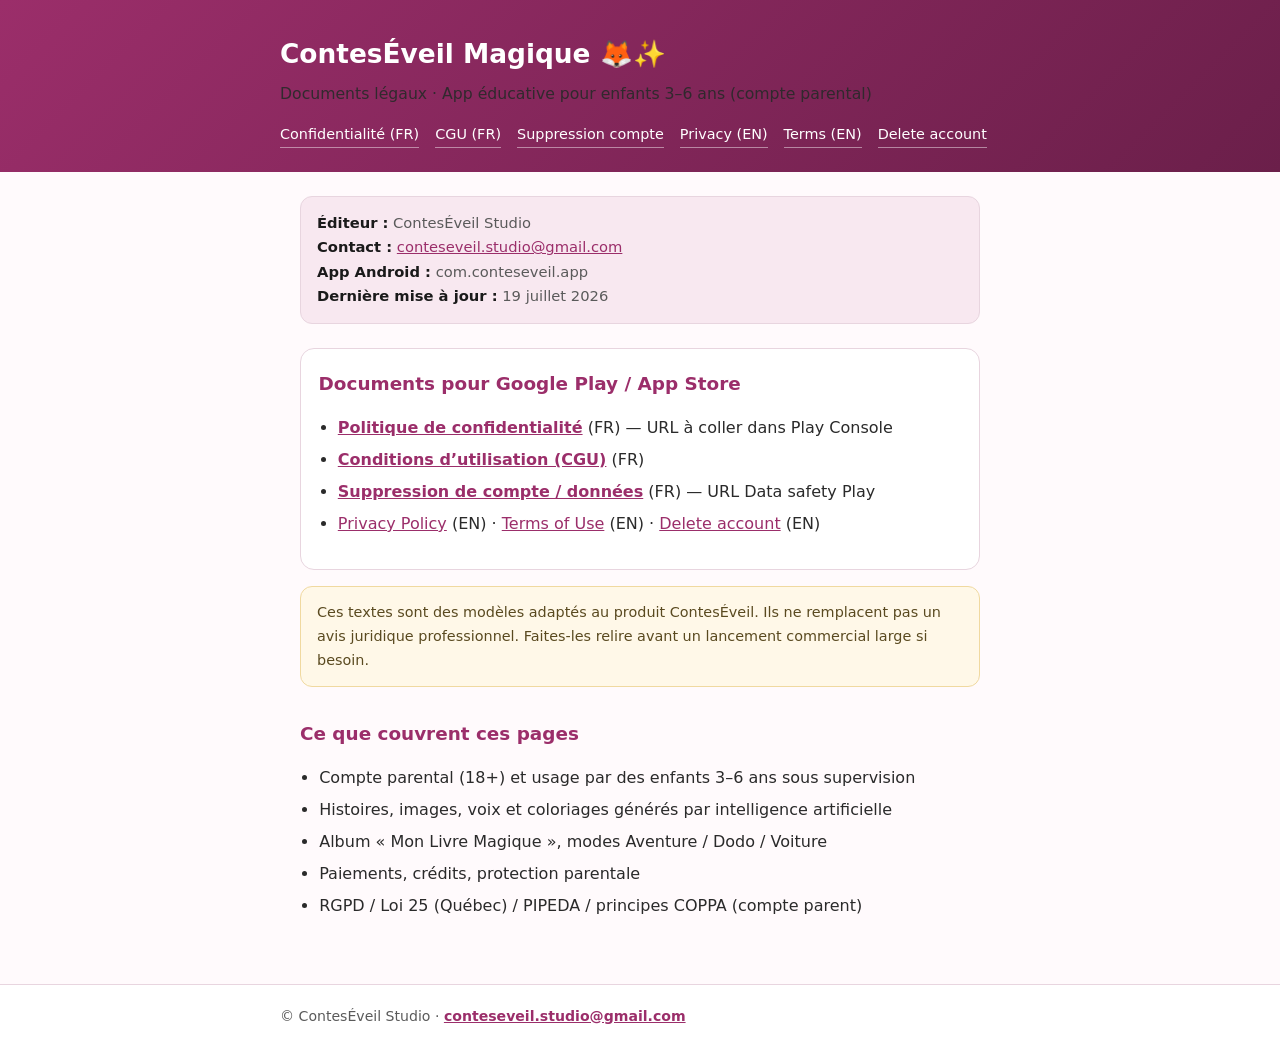
<file: index.html>
<!DOCTYPE html>
<html lang="fr">
  <head>
    <meta charset="utf-8" />
    <meta name="viewport" content="width=device-width, initial-scale=1" />
    <title>ContesÉveil Magique — Documents légaux</title>
    <meta
      name="description"
      content="Politique de confidentialité et conditions d'utilisation — ContesÉveil Magique"
    />
    <link rel="stylesheet" href="styles.css" />
  </head>
  <body>
    <header>
      <div class="wrap">
        <h1>ContesÉveil Magique 🦊✨</h1>
        <p>Documents légaux · App éducative pour enfants 3–6 ans (compte parental)</p>
        <div class="nav">
          <a href="privacy-fr.html">Confidentialité (FR)</a>
          <a href="terms-fr.html">CGU (FR)</a>
          <a href="delete-account-fr.html">Suppression compte</a>
          <a href="privacy-en.html">Privacy (EN)</a>
          <a href="terms-en.html">Terms (EN)</a>
          <a href="delete-account-en.html">Delete account</a>
        </div>
      </div>
    </header>
    <main class="wrap">
      <div class="meta">
        <strong>Éditeur :</strong> ContesÉveil Studio<br />
        <strong>Contact :</strong>
        <a href="mailto:conteseveil.studio@gmail.com">conteseveil.studio@gmail.com</a><br />
        <strong>App Android :</strong> com.conteseveil.app<br />
        <strong>Dernière mise à jour :</strong> 19 juillet 2026
      </div>

      <div class="card">
        <h2 style="margin-top: 0">Documents pour Google Play / App Store</h2>
        <ul>
          <li>
            <a href="privacy-fr.html"><strong>Politique de confidentialité</strong></a>
            (FR) — URL à coller dans Play Console
          </li>
          <li>
            <a href="terms-fr.html"><strong>Conditions d’utilisation (CGU)</strong></a> (FR)
          </li>
          <li>
            <a href="delete-account-fr.html"><strong>Suppression de compte / données</strong></a>
            (FR) — URL Data safety Play
          </li>
          <li>
            <a href="privacy-en.html">Privacy Policy</a> (EN) ·
            <a href="terms-en.html">Terms of Use</a> (EN) ·
            <a href="delete-account-en.html">Delete account</a> (EN)
          </li>
        </ul>
      </div>

      <div class="notice">
        Ces textes sont des modèles adaptés au produit ContesÉveil. Ils ne remplacent pas un avis
        juridique professionnel. Faites-les relire avant un lancement commercial large si besoin.
      </div>

      <h2>Ce que couvrent ces pages</h2>
      <ul>
        <li>Compte parental (18+) et usage par des enfants 3–6 ans sous supervision</li>
        <li>Histoires, images, voix et coloriages générés par intelligence artificielle</li>
        <li>Album « Mon Livre Magique », modes Aventure / Dodo / Voiture</li>
        <li>Paiements, crédits, protection parentale</li>
        <li>RGPD / Loi 25 (Québec) / PIPEDA / principes COPPA (compte parent)</li>
      </ul>
    </main>
    <footer>
      <div class="wrap">
        © ContesÉveil Studio ·
        <a href="mailto:conteseveil.studio@gmail.com">conteseveil.studio@gmail.com</a>
      </div>
    </footer>
  </body>
</html>
</file>
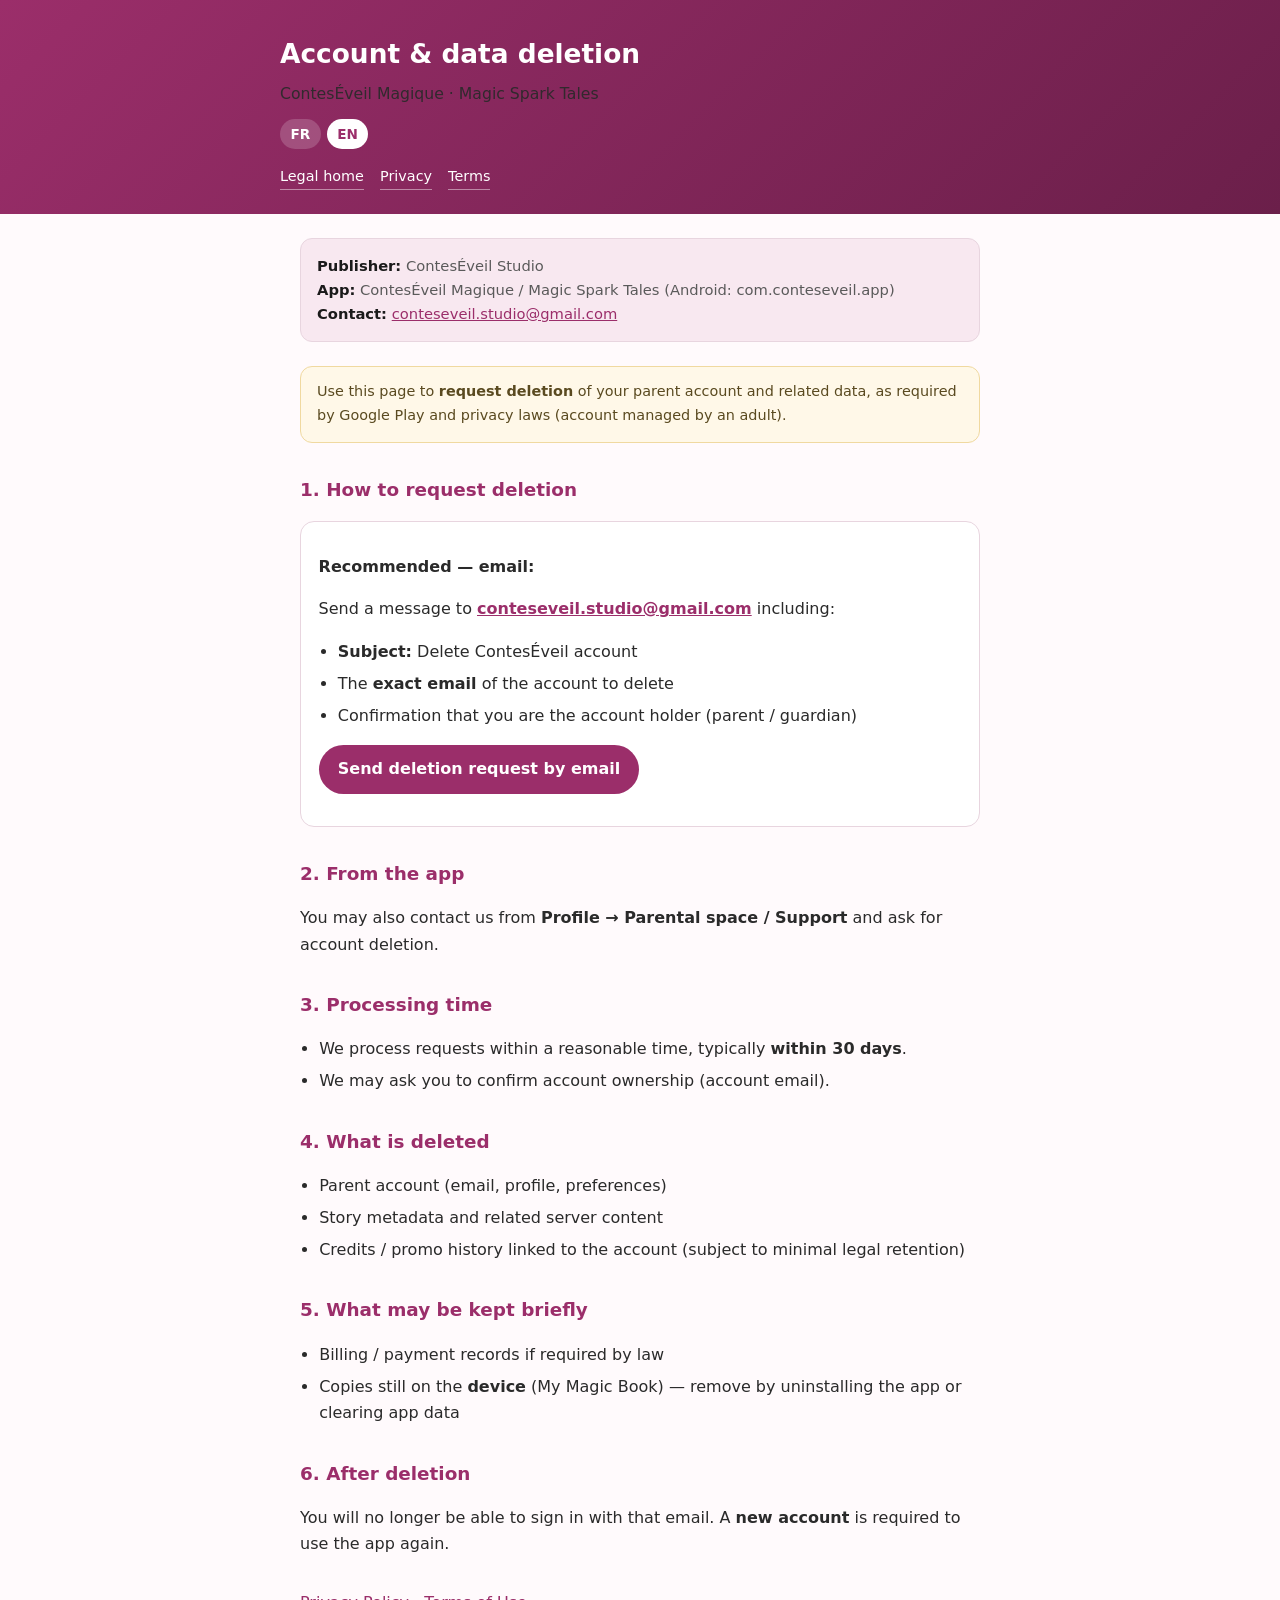
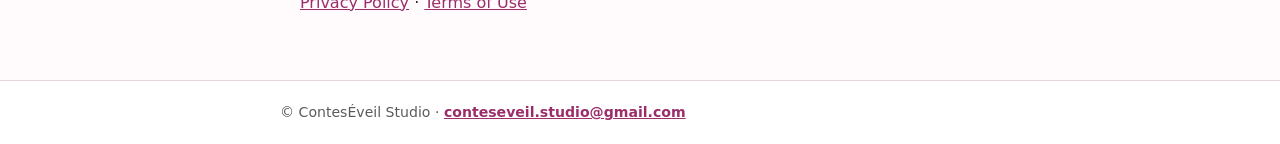
<file: delete-account-en.html>
<!DOCTYPE html>
<html lang="en">
  <head>
    <meta charset="utf-8" />
    <meta name="viewport" content="width=device-width, initial-scale=1" />
    <title>Account &amp; data deletion — Magic Spark Tales</title>
    <meta
      name="description"
      content="Request deletion of your ContesÉveil Magique / Magic Spark Tales account and associated data."
    />
    <link rel="stylesheet" href="styles.css" />
  </head>
  <body>
    <header>
      <div class="wrap">
        <h1>Account &amp; data deletion</h1>
        <p>ContesÉveil Magique · Magic Spark Tales</p>
        <div class="lang">
          <a href="delete-account-fr.html">FR</a>
          <a class="active" href="delete-account-en.html">EN</a>
        </div>
        <div class="nav">
          <a href="index.html">Legal home</a>
          <a href="privacy-en.html">Privacy</a>
          <a href="terms-en.html">Terms</a>
        </div>
      </div>
    </header>
    <main class="wrap">
      <div class="meta">
        <strong>Publisher:</strong> ContesÉveil Studio<br />
        <strong>App:</strong> ContesÉveil Magique / Magic Spark Tales (Android: com.conteseveil.app)<br />
        <strong>Contact:</strong>
        <a href="mailto:conteseveil.studio@gmail.com?subject=Delete%20ContesEveil%20account"
          >conteseveil.studio@gmail.com</a
        >
      </div>

      <div class="notice">
        Use this page to <strong>request deletion</strong> of your parent account and related data,
        as required by Google Play and privacy laws (account managed by an adult).
      </div>

      <h2>1. How to request deletion</h2>
      <div class="card">
        <p><strong>Recommended — email:</strong></p>
        <p>
          Send a message to
          <a
            href="mailto:conteseveil.studio@gmail.com?subject=Delete%20ContesEveil%20account&body=Hello%2C%0A%0AI%20request%20deletion%20of%20my%20Contes%C3%89veil%20Magique%20%2F%20Magic%20Spark%20Tales%20account%20and%20associated%20data.%0A%0AAccount%20email%3A%20%0A%0AThank%20you."
            ><strong>conteseveil.studio@gmail.com</strong></a
          >
          including:
        </p>
        <ul>
          <li><strong>Subject:</strong> Delete ContesÉveil account</li>
          <li>The <strong>exact email</strong> of the account to delete</li>
          <li>Confirmation that you are the account holder (parent / guardian)</li>
        </ul>
        <p>
          <a
            style="
              display: inline-block;
              background: #9b2e6a;
              color: #fff;
              padding: 0.7rem 1.2rem;
              border-radius: 999px;
              text-decoration: none;
              font-weight: 700;
            "
            href="mailto:conteseveil.studio@gmail.com?subject=Delete%20ContesEveil%20account&body=Hello%2C%0A%0AI%20request%20deletion%20of%20my%20Contes%C3%89veil%20Magique%20account%20and%20associated%20data.%0A%0AAccount%20email%3A%20%0A%0AThank%20you."
            >Send deletion request by email</a
          >
        </p>
      </div>

      <h2>2. From the app</h2>
      <p>
        You may also contact us from <strong>Profile → Parental space / Support</strong> and ask for
        account deletion.
      </p>

      <h2>3. Processing time</h2>
      <ul>
        <li>We process requests within a reasonable time, typically <strong>within 30 days</strong>.</li>
        <li>We may ask you to confirm account ownership (account email).</li>
      </ul>

      <h2>4. What is deleted</h2>
      <ul>
        <li>Parent account (email, profile, preferences)</li>
        <li>Story metadata and related server content</li>
        <li>Credits / promo history linked to the account (subject to minimal legal retention)</li>
      </ul>

      <h2>5. What may be kept briefly</h2>
      <ul>
        <li>Billing / payment records if required by law</li>
        <li>
          Copies still on the <strong>device</strong> (My Magic Book) — remove by uninstalling the
          app or clearing app data
        </li>
      </ul>

      <h2>6. After deletion</h2>
      <p>
        You will no longer be able to sign in with that email. A <strong>new account</strong> is
        required to use the app again.
      </p>

      <p style="margin-top: 2rem">
        <a href="privacy-en.html">Privacy Policy</a> ·
        <a href="terms-en.html">Terms of Use</a>
      </p>
    </main>
    <footer>
      <div class="wrap">
        © ContesÉveil Studio ·
        <a href="mailto:conteseveil.studio@gmail.com">conteseveil.studio@gmail.com</a>
      </div>
    </footer>
  </body>
</html>
</file>
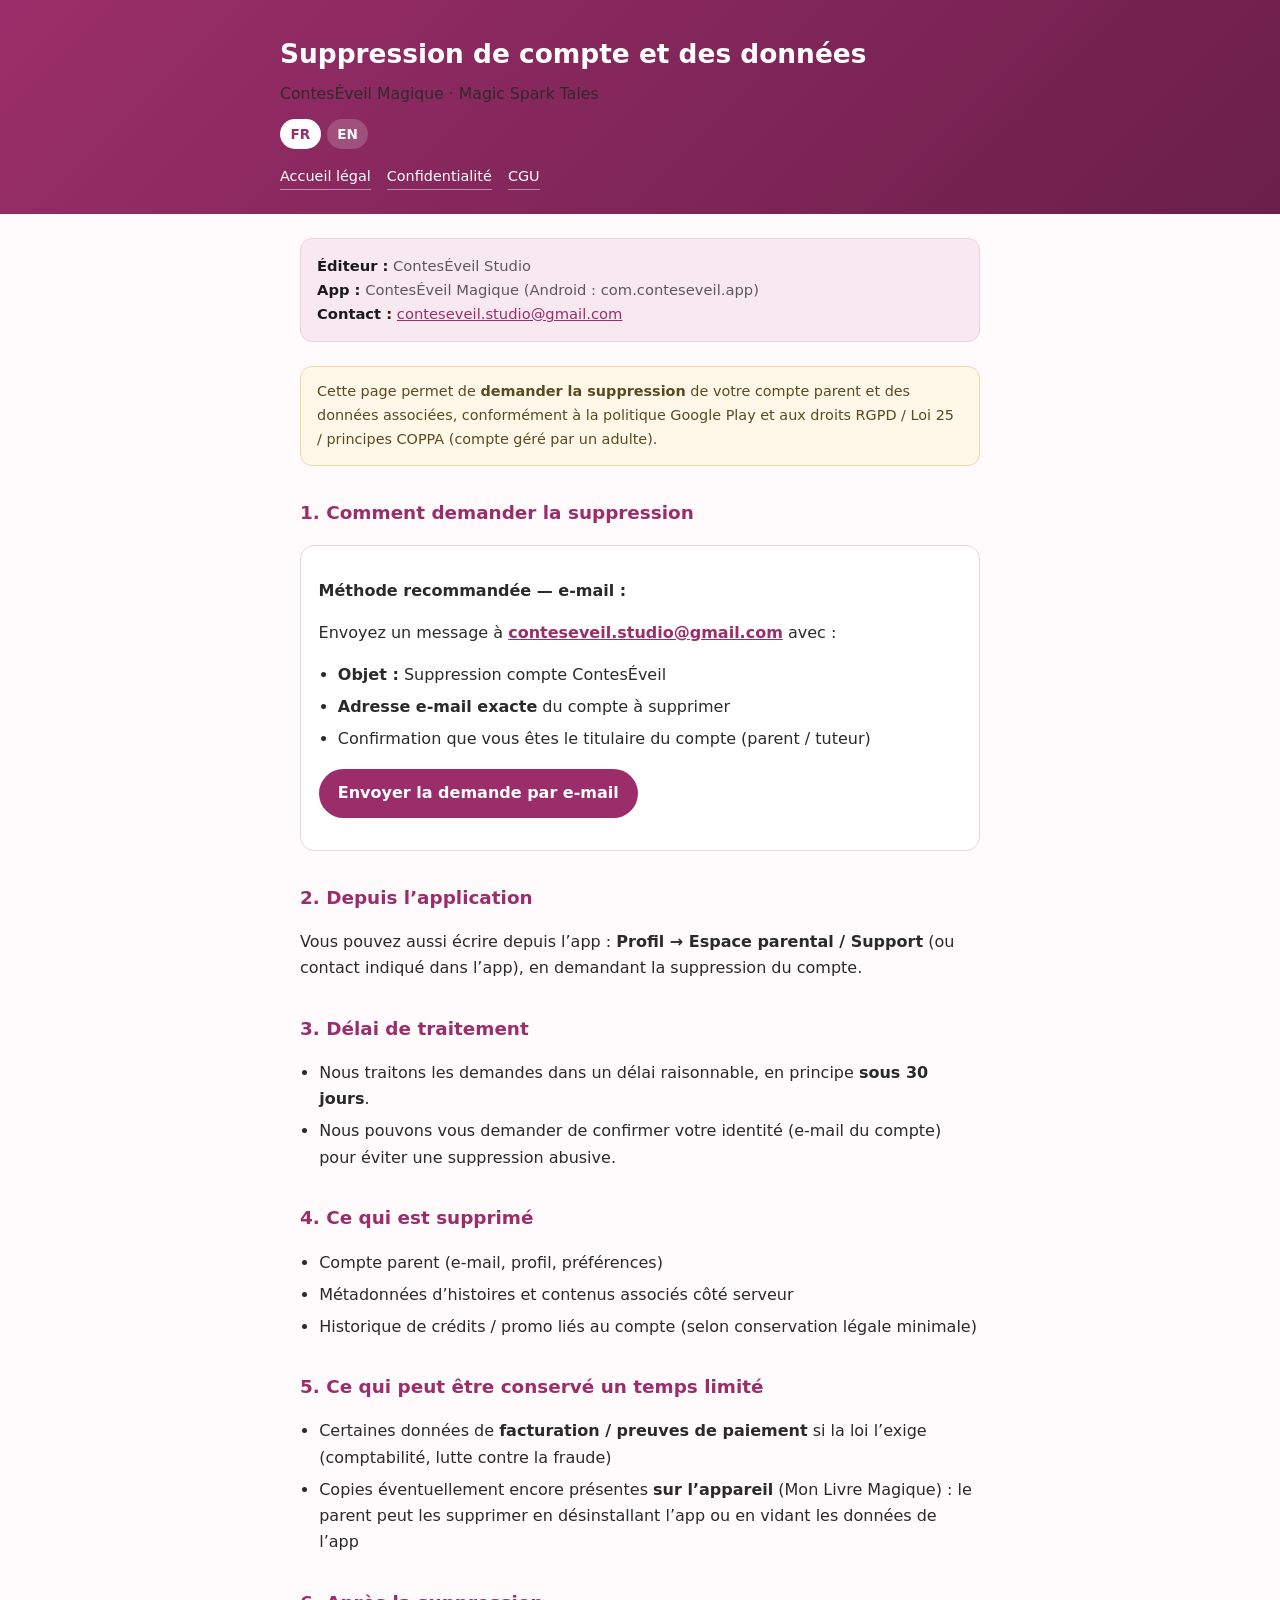
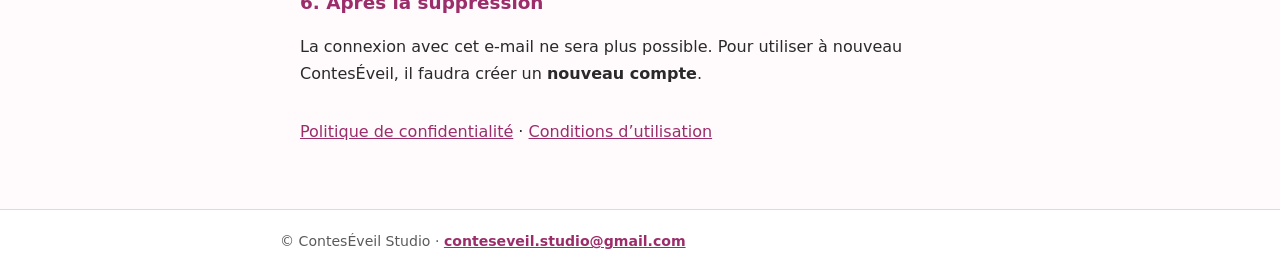
<file: delete-account-fr.html>
<!DOCTYPE html>
<html lang="fr">
  <head>
    <meta charset="utf-8" />
    <meta name="viewport" content="width=device-width, initial-scale=1" />
    <title>Suppression de compte et des données — ContesÉveil Magique</title>
    <meta
      name="description"
      content="Demander la suppression de votre compte ContesÉveil Magique et des données associées."
    />
    <link rel="stylesheet" href="styles.css" />
  </head>
  <body>
    <header>
      <div class="wrap">
        <h1>Suppression de compte et des données</h1>
        <p>ContesÉveil Magique · Magic Spark Tales</p>
        <div class="lang">
          <a class="active" href="delete-account-fr.html">FR</a>
          <a href="delete-account-en.html">EN</a>
        </div>
        <div class="nav">
          <a href="index.html">Accueil légal</a>
          <a href="privacy-fr.html">Confidentialité</a>
          <a href="terms-fr.html">CGU</a>
        </div>
      </div>
    </header>
    <main class="wrap">
      <div class="meta">
        <strong>Éditeur :</strong> ContesÉveil Studio<br />
        <strong>App :</strong> ContesÉveil Magique (Android : com.conteseveil.app)<br />
        <strong>Contact :</strong>
        <a href="mailto:conteseveil.studio@gmail.com?subject=Suppression%20compte%20ContesEveil"
          >conteseveil.studio@gmail.com</a
        >
      </div>

      <div class="notice">
        Cette page permet de <strong>demander la suppression</strong> de votre compte parent et des
        données associées, conformément à la politique Google Play et aux droits RGPD / Loi 25 /
        principes COPPA (compte géré par un adulte).
      </div>

      <h2>1. Comment demander la suppression</h2>
      <div class="card">
        <p><strong>Méthode recommandée — e-mail :</strong></p>
        <p>
          Envoyez un message à
          <a
            href="mailto:conteseveil.studio@gmail.com?subject=Suppression%20compte%20ContesEveil&body=Bonjour%2C%0A%0AJe%20demande%20la%20suppression%20de%20mon%20compte%20Contes%C3%89veil%20Magique%20et%20des%20donn%C3%A9es%20associ%C3%A9es.%0A%0AAdresse%20e-mail%20du%20compte%20%3A%20%0A%0AMerci."
            ><strong>conteseveil.studio@gmail.com</strong></a
          >
          avec :
        </p>
        <ul>
          <li><strong>Objet :</strong> Suppression compte ContesÉveil</li>
          <li><strong>Adresse e-mail exacte</strong> du compte à supprimer</li>
          <li>Confirmation que vous êtes le titulaire du compte (parent / tuteur)</li>
        </ul>
        <p>
          <a
            class="btn"
            style="
              display: inline-block;
              background: #9b2e6a;
              color: #fff;
              padding: 0.7rem 1.2rem;
              border-radius: 999px;
              text-decoration: none;
              font-weight: 700;
            "
            href="mailto:conteseveil.studio@gmail.com?subject=Suppression%20compte%20ContesEveil&body=Bonjour%2C%0A%0AJe%20demande%20la%20suppression%20de%20mon%20compte%20Contes%C3%89veil%20Magique%20et%20des%20donn%C3%A9es%20associ%C3%A9es.%0A%0AAdresse%20e-mail%20du%20compte%20%3A%20%0A%0AMerci."
            >Envoyer la demande par e-mail</a
          >
        </p>
      </div>

      <h2>2. Depuis l’application</h2>
      <p>
        Vous pouvez aussi écrire depuis l’app : <strong>Profil → Espace parental / Support</strong>
        (ou contact indiqué dans l’app), en demandant la suppression du compte.
      </p>

      <h2>3. Délai de traitement</h2>
      <ul>
        <li>Nous traitons les demandes dans un délai raisonnable, en principe <strong>sous 30 jours</strong>.</li>
        <li>
          Nous pouvons vous demander de confirmer votre identité (e-mail du compte) pour éviter une
          suppression abusive.
        </li>
      </ul>

      <h2>4. Ce qui est supprimé</h2>
      <ul>
        <li>Compte parent (e-mail, profil, préférences)</li>
        <li>Métadonnées d’histoires et contenus associés côté serveur</li>
        <li>Historique de crédits / promo liés au compte (selon conservation légale minimale)</li>
      </ul>

      <h2>5. Ce qui peut être conservé un temps limité</h2>
      <ul>
        <li>
          Certaines données de <strong>facturation / preuves de paiement</strong> si la loi l’exige
          (comptabilité, lutte contre la fraude)
        </li>
        <li>
          Copies éventuellement encore présentes <strong>sur l’appareil</strong> (Mon Livre Magique)
          : le parent peut les supprimer en désinstallant l’app ou en vidant les données de l’app
        </li>
      </ul>

      <h2>6. Après la suppression</h2>
      <p>
        La connexion avec cet e-mail ne sera plus possible. Pour utiliser à nouveau ContesÉveil, il
        faudra créer un <strong>nouveau compte</strong>.
      </p>

      <p style="margin-top: 2rem">
        <a href="privacy-fr.html">Politique de confidentialité</a> ·
        <a href="terms-fr.html">Conditions d’utilisation</a>
      </p>
    </main>
    <footer>
      <div class="wrap">
        © ContesÉveil Studio ·
        <a href="mailto:conteseveil.studio@gmail.com">conteseveil.studio@gmail.com</a>
      </div>
    </footer>
  </body>
</html>
</file>
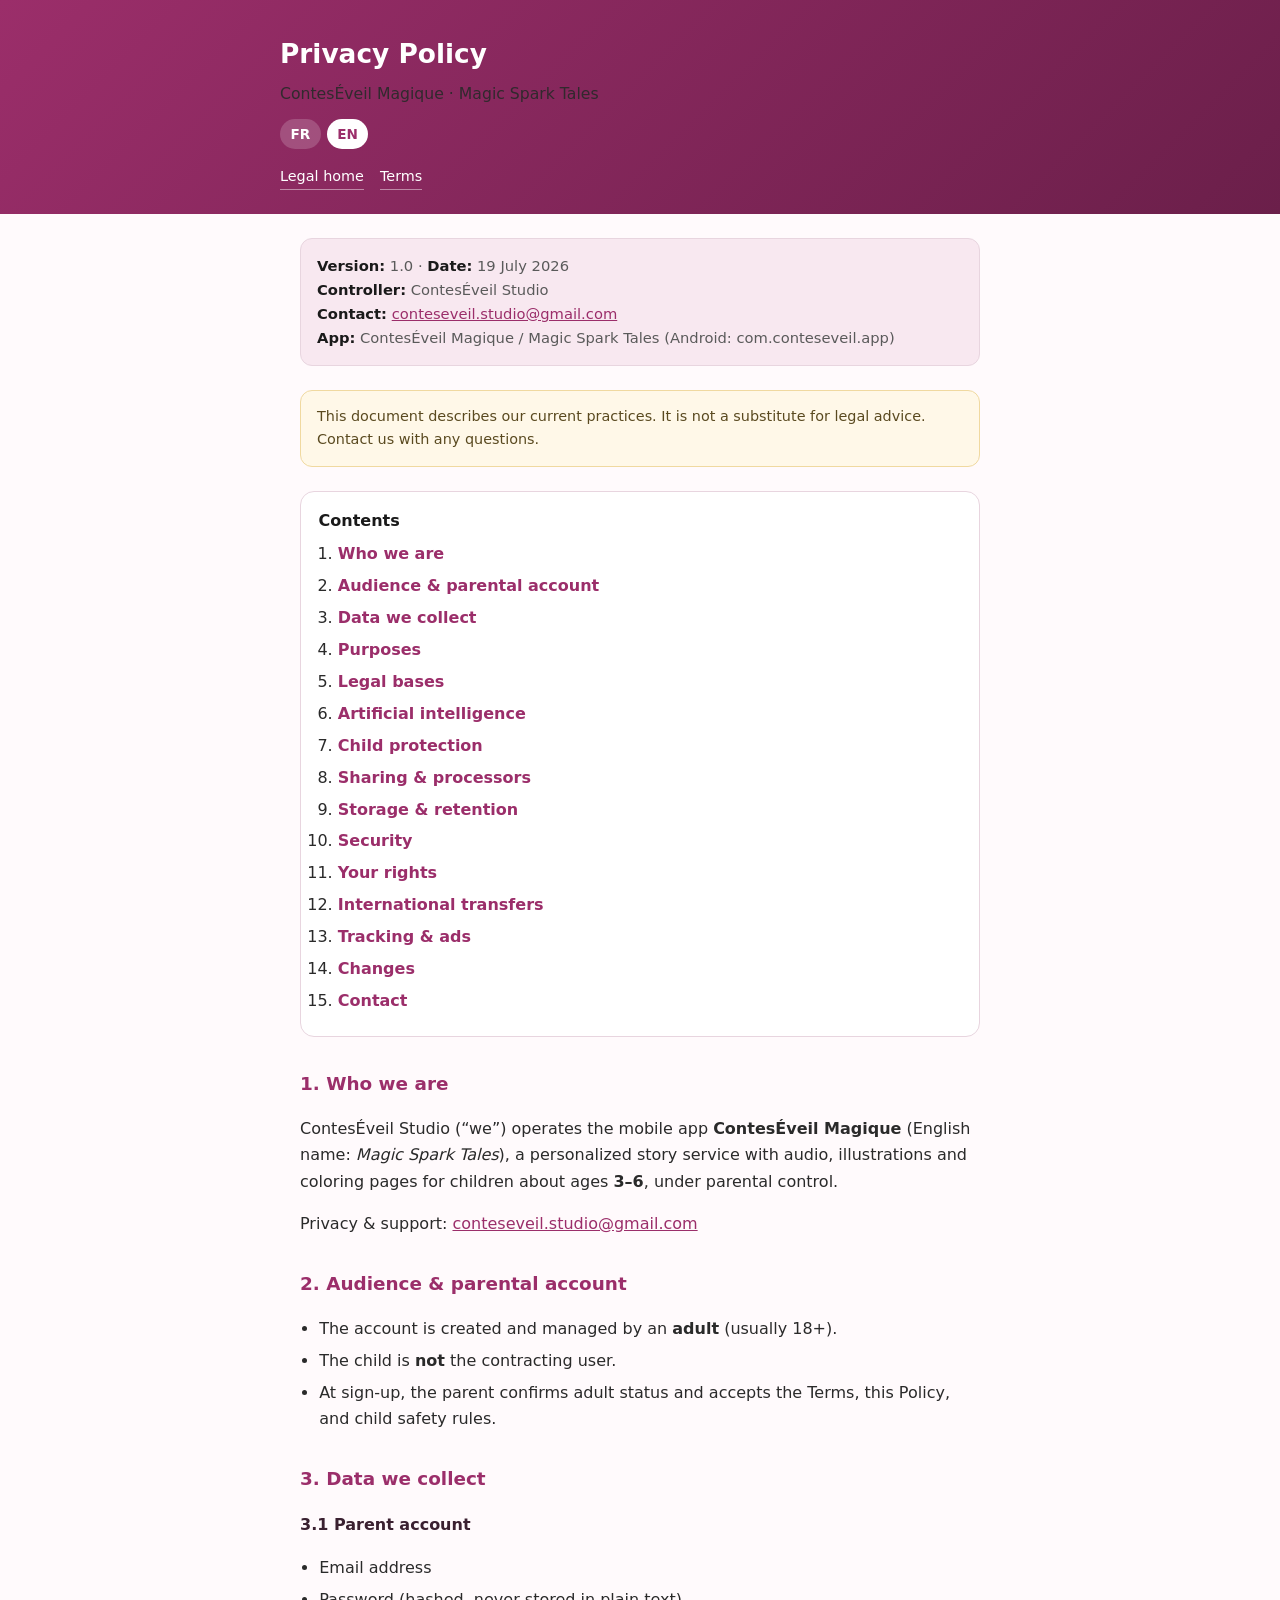
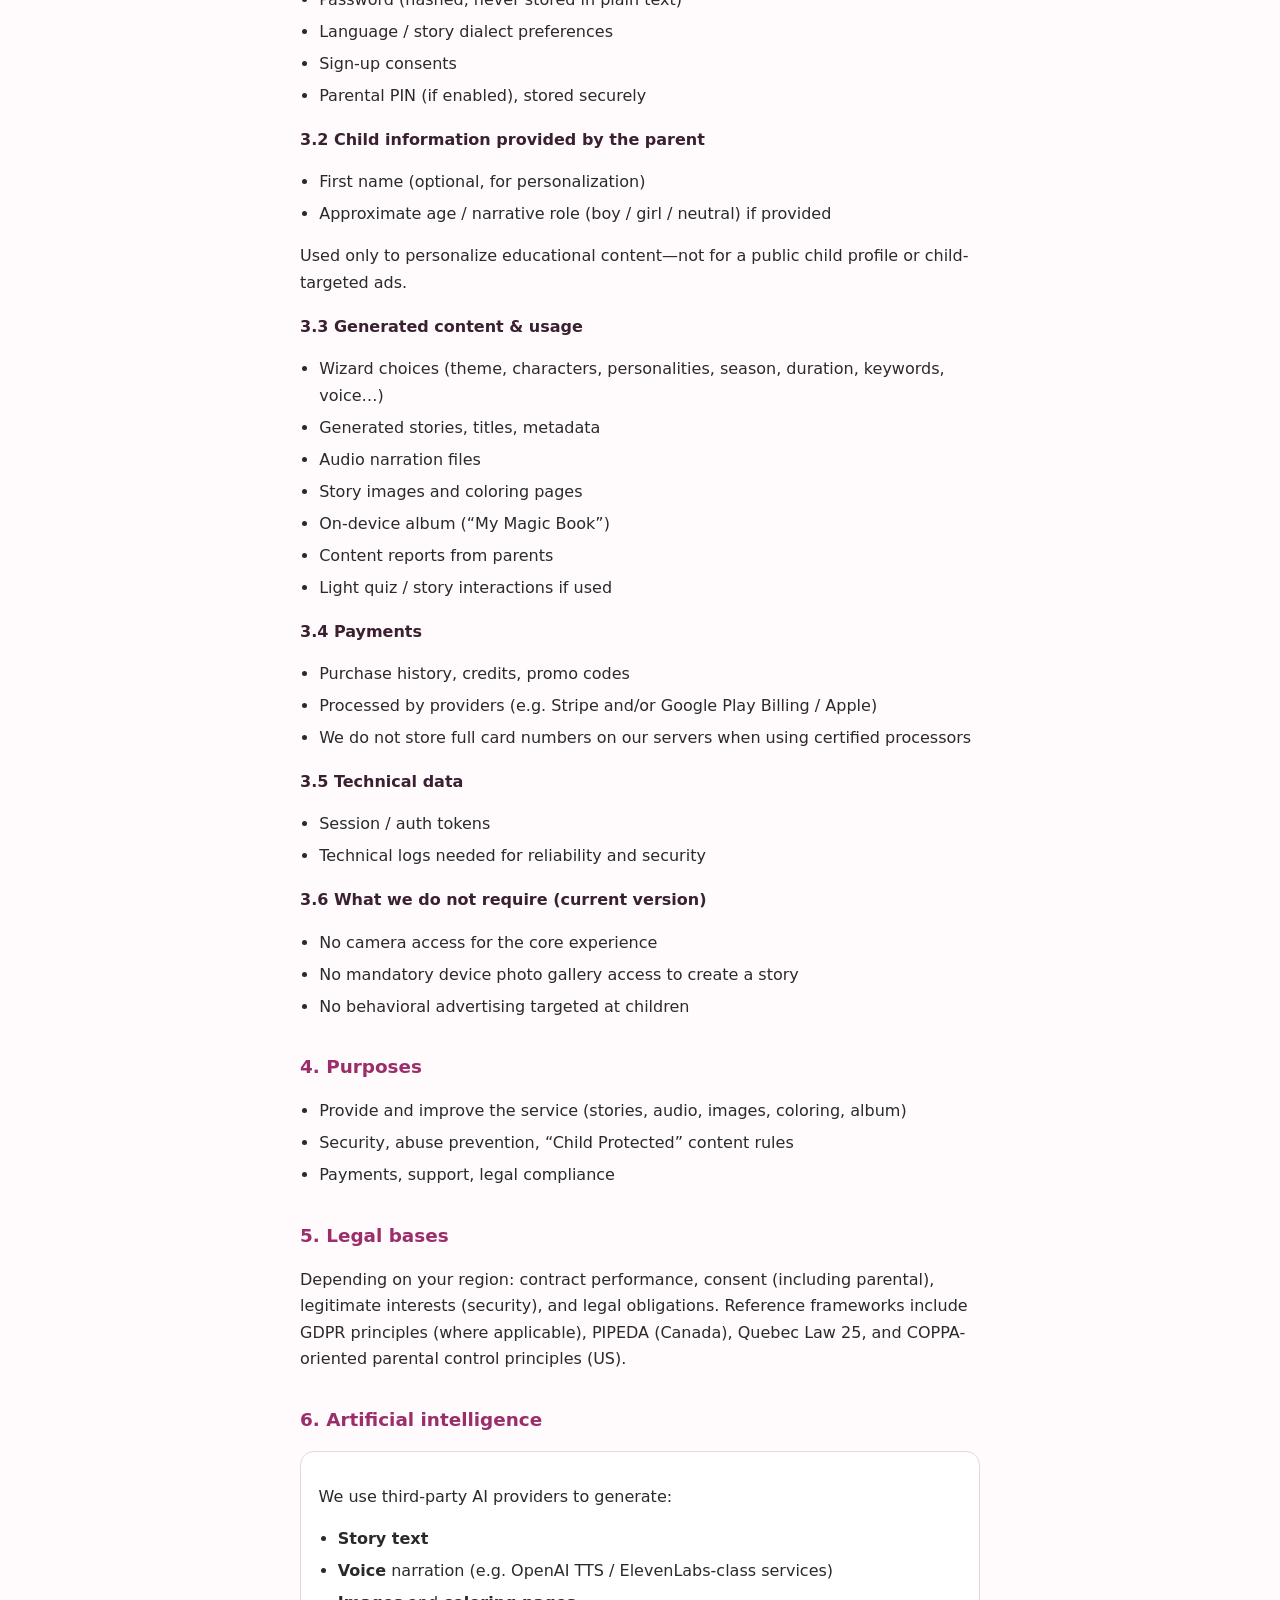
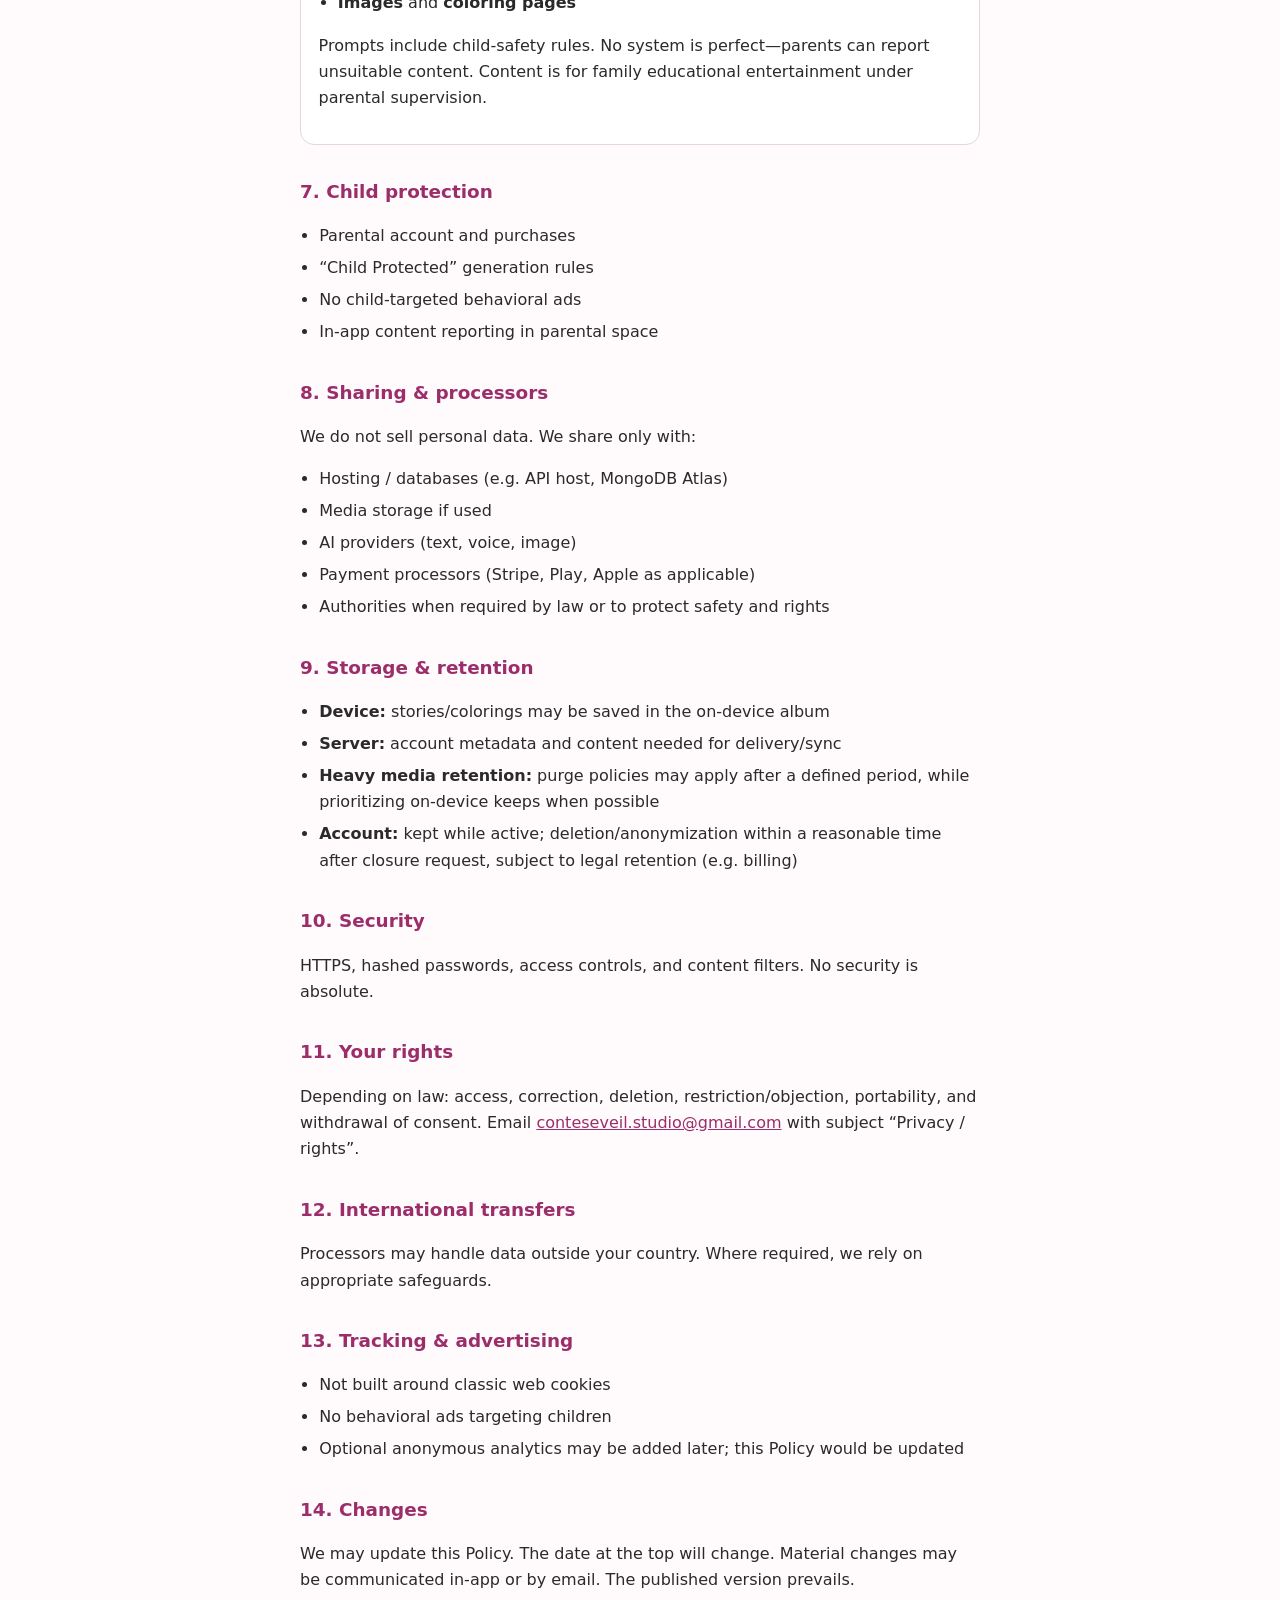
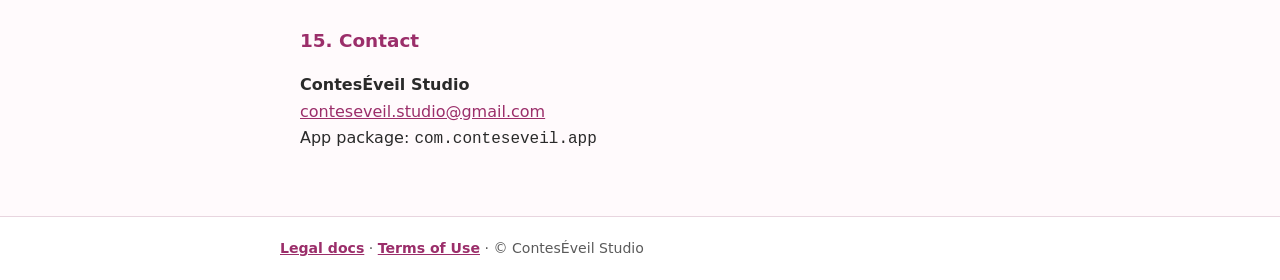
<file: privacy-en.html>
<!DOCTYPE html>
<html lang="en">
  <head>
    <meta charset="utf-8" />
    <meta name="viewport" content="width=device-width, initial-scale=1" />
    <title>Privacy Policy — Magic Spark Tales (ContesÉveil Magique)</title>
    <meta
      name="description"
      content="Privacy Policy for ContesÉveil Magique / Magic Spark Tales: parental account, AI stories, voice, coloring."
    />
    <link rel="stylesheet" href="styles.css" />
  </head>
  <body>
    <header>
      <div class="wrap">
        <h1>Privacy Policy</h1>
        <p>ContesÉveil Magique · Magic Spark Tales</p>
        <div class="lang">
          <a href="privacy-fr.html">FR</a>
          <a class="active" href="privacy-en.html">EN</a>
        </div>
        <div class="nav">
          <a href="index.html">Legal home</a>
          <a href="terms-en.html">Terms</a>
        </div>
      </div>
    </header>
    <main class="wrap">
      <div class="meta">
        <strong>Version:</strong> 1.0 · <strong>Date:</strong> 19 July 2026<br />
        <strong>Controller:</strong> ContesÉveil Studio<br />
        <strong>Contact:</strong>
        <a href="mailto:conteseveil.studio@gmail.com">conteseveil.studio@gmail.com</a><br />
        <strong>App:</strong> ContesÉveil Magique / Magic Spark Tales (Android: com.conteseveil.app)
      </div>

      <div class="notice">
        This document describes our current practices. It is not a substitute for legal advice. Contact
        us with any questions.
      </div>

      <nav class="toc" aria-label="Table of contents">
        <strong>Contents</strong>
        <ol>
          <li><a href="#who">Who we are</a></li>
          <li><a href="#audience">Audience &amp; parental account</a></li>
          <li><a href="#data">Data we collect</a></li>
          <li><a href="#purposes">Purposes</a></li>
          <li><a href="#bases">Legal bases</a></li>
          <li><a href="#ai">Artificial intelligence</a></li>
          <li><a href="#children">Child protection</a></li>
          <li><a href="#sharing">Sharing &amp; processors</a></li>
          <li><a href="#storage">Storage &amp; retention</a></li>
          <li><a href="#security">Security</a></li>
          <li><a href="#rights">Your rights</a></li>
          <li><a href="#transfers">International transfers</a></li>
          <li><a href="#tracking">Tracking &amp; ads</a></li>
          <li><a href="#changes">Changes</a></li>
          <li><a href="#contact">Contact</a></li>
        </ol>
      </nav>

      <h2 id="who">1. Who we are</h2>
      <p>
        ContesÉveil Studio (“we”) operates the mobile app
        <strong>ContesÉveil Magique</strong> (English name:
        <em>Magic Spark Tales</em>), a personalized story service with audio, illustrations and
        coloring pages for children about ages <strong>3–6</strong>, under parental control.
      </p>
      <p>
        Privacy &amp; support:
        <a href="mailto:conteseveil.studio@gmail.com">conteseveil.studio@gmail.com</a>
      </p>

      <h2 id="audience">2. Audience &amp; parental account</h2>
      <ul>
        <li>The account is created and managed by an <strong>adult</strong> (usually 18+).</li>
        <li>The child is <strong>not</strong> the contracting user.</li>
        <li>
          At sign-up, the parent confirms adult status and accepts the Terms, this Policy, and child
          safety rules.
        </li>
      </ul>

      <h2 id="data">3. Data we collect</h2>
      <h3>3.1 Parent account</h3>
      <ul>
        <li>Email address</li>
        <li>Password (hashed, never stored in plain text)</li>
        <li>Language / story dialect preferences</li>
        <li>Sign-up consents</li>
        <li>Parental PIN (if enabled), stored securely</li>
      </ul>
      <h3>3.2 Child information provided by the parent</h3>
      <ul>
        <li>First name (optional, for personalization)</li>
        <li>Approximate age / narrative role (boy / girl / neutral) if provided</li>
      </ul>
      <p>
        Used only to personalize educational content—not for a public child profile or
        child-targeted ads.
      </p>
      <h3>3.3 Generated content &amp; usage</h3>
      <ul>
        <li>Wizard choices (theme, characters, personalities, season, duration, keywords, voice…)</li>
        <li>Generated stories, titles, metadata</li>
        <li>Audio narration files</li>
        <li>Story images and coloring pages</li>
        <li>On-device album (“My Magic Book”)</li>
        <li>Content reports from parents</li>
        <li>Light quiz / story interactions if used</li>
      </ul>
      <h3>3.4 Payments</h3>
      <ul>
        <li>Purchase history, credits, promo codes</li>
        <li>Processed by providers (e.g. Stripe and/or Google Play Billing / Apple)</li>
        <li>We do not store full card numbers on our servers when using certified processors</li>
      </ul>
      <h3>3.5 Technical data</h3>
      <ul>
        <li>Session / auth tokens</li>
        <li>Technical logs needed for reliability and security</li>
      </ul>
      <h3>3.6 What we do not require (current version)</h3>
      <ul>
        <li>No camera access for the core experience</li>
        <li>No mandatory device photo gallery access to create a story</li>
        <li>No behavioral advertising targeted at children</li>
      </ul>

      <h2 id="purposes">4. Purposes</h2>
      <ul>
        <li>Provide and improve the service (stories, audio, images, coloring, album)</li>
        <li>Security, abuse prevention, “Child Protected” content rules</li>
        <li>Payments, support, legal compliance</li>
      </ul>

      <h2 id="bases">5. Legal bases</h2>
      <p>
        Depending on your region: contract performance, consent (including parental), legitimate
        interests (security), and legal obligations. Reference frameworks include GDPR principles
        (where applicable), PIPEDA (Canada), Quebec Law 25, and COPPA-oriented parental control
        principles (US).
      </p>

      <h2 id="ai">6. Artificial intelligence</h2>
      <div class="card">
        <p>We use third-party AI providers to generate:</p>
        <ul>
          <li><strong>Story text</strong></li>
          <li><strong>Voice</strong> narration (e.g. OpenAI TTS / ElevenLabs-class services)</li>
          <li><strong>Images</strong> and <strong>coloring pages</strong></li>
        </ul>
        <p>
          Prompts include child-safety rules. No system is perfect—parents can report unsuitable
          content. Content is for family educational entertainment under parental supervision.
        </p>
      </div>

      <h2 id="children">7. Child protection</h2>
      <ul>
        <li>Parental account and purchases</li>
        <li>“Child Protected” generation rules</li>
        <li>No child-targeted behavioral ads</li>
        <li>In-app content reporting in parental space</li>
      </ul>

      <h2 id="sharing">8. Sharing &amp; processors</h2>
      <p>We do not sell personal data. We share only with:</p>
      <ul>
        <li>Hosting / databases (e.g. API host, MongoDB Atlas)</li>
        <li>Media storage if used</li>
        <li>AI providers (text, voice, image)</li>
        <li>Payment processors (Stripe, Play, Apple as applicable)</li>
        <li>Authorities when required by law or to protect safety and rights</li>
      </ul>

      <h2 id="storage">9. Storage &amp; retention</h2>
      <ul>
        <li><strong>Device:</strong> stories/colorings may be saved in the on-device album</li>
        <li><strong>Server:</strong> account metadata and content needed for delivery/sync</li>
        <li>
          <strong>Heavy media retention:</strong> purge policies may apply after a defined period,
          while prioritizing on-device keeps when possible
        </li>
        <li>
          <strong>Account:</strong> kept while active; deletion/anonymization within a reasonable
          time after closure request, subject to legal retention (e.g. billing)
        </li>
      </ul>

      <h2 id="security">10. Security</h2>
      <p>HTTPS, hashed passwords, access controls, and content filters. No security is absolute.</p>

      <h2 id="rights">11. Your rights</h2>
      <p>
        Depending on law: access, correction, deletion, restriction/objection, portability, and
        withdrawal of consent. Email
        <a href="mailto:conteseveil.studio@gmail.com">conteseveil.studio@gmail.com</a>
        with subject “Privacy / rights”.
      </p>

      <h2 id="transfers">12. International transfers</h2>
      <p>
        Processors may handle data outside your country. Where required, we rely on appropriate
        safeguards.
      </p>

      <h2 id="tracking">13. Tracking &amp; advertising</h2>
      <ul>
        <li>Not built around classic web cookies</li>
        <li>No behavioral ads targeting children</li>
        <li>Optional anonymous analytics may be added later; this Policy would be updated</li>
      </ul>

      <h2 id="changes">14. Changes</h2>
      <p>
        We may update this Policy. The date at the top will change. Material changes may be
        communicated in-app or by email. The published version prevails.
      </p>

      <h2 id="contact">15. Contact</h2>
      <p>
        <strong>ContesÉveil Studio</strong><br />
        <a href="mailto:conteseveil.studio@gmail.com">conteseveil.studio@gmail.com</a><br />
        App package: <code>com.conteseveil.app</code>
      </p>
    </main>
    <footer>
      <div class="wrap">
        <a href="index.html">Legal docs</a> ·
        <a href="terms-en.html">Terms of Use</a> · © ContesÉveil Studio
      </div>
    </footer>
  </body>
</html>
</file>
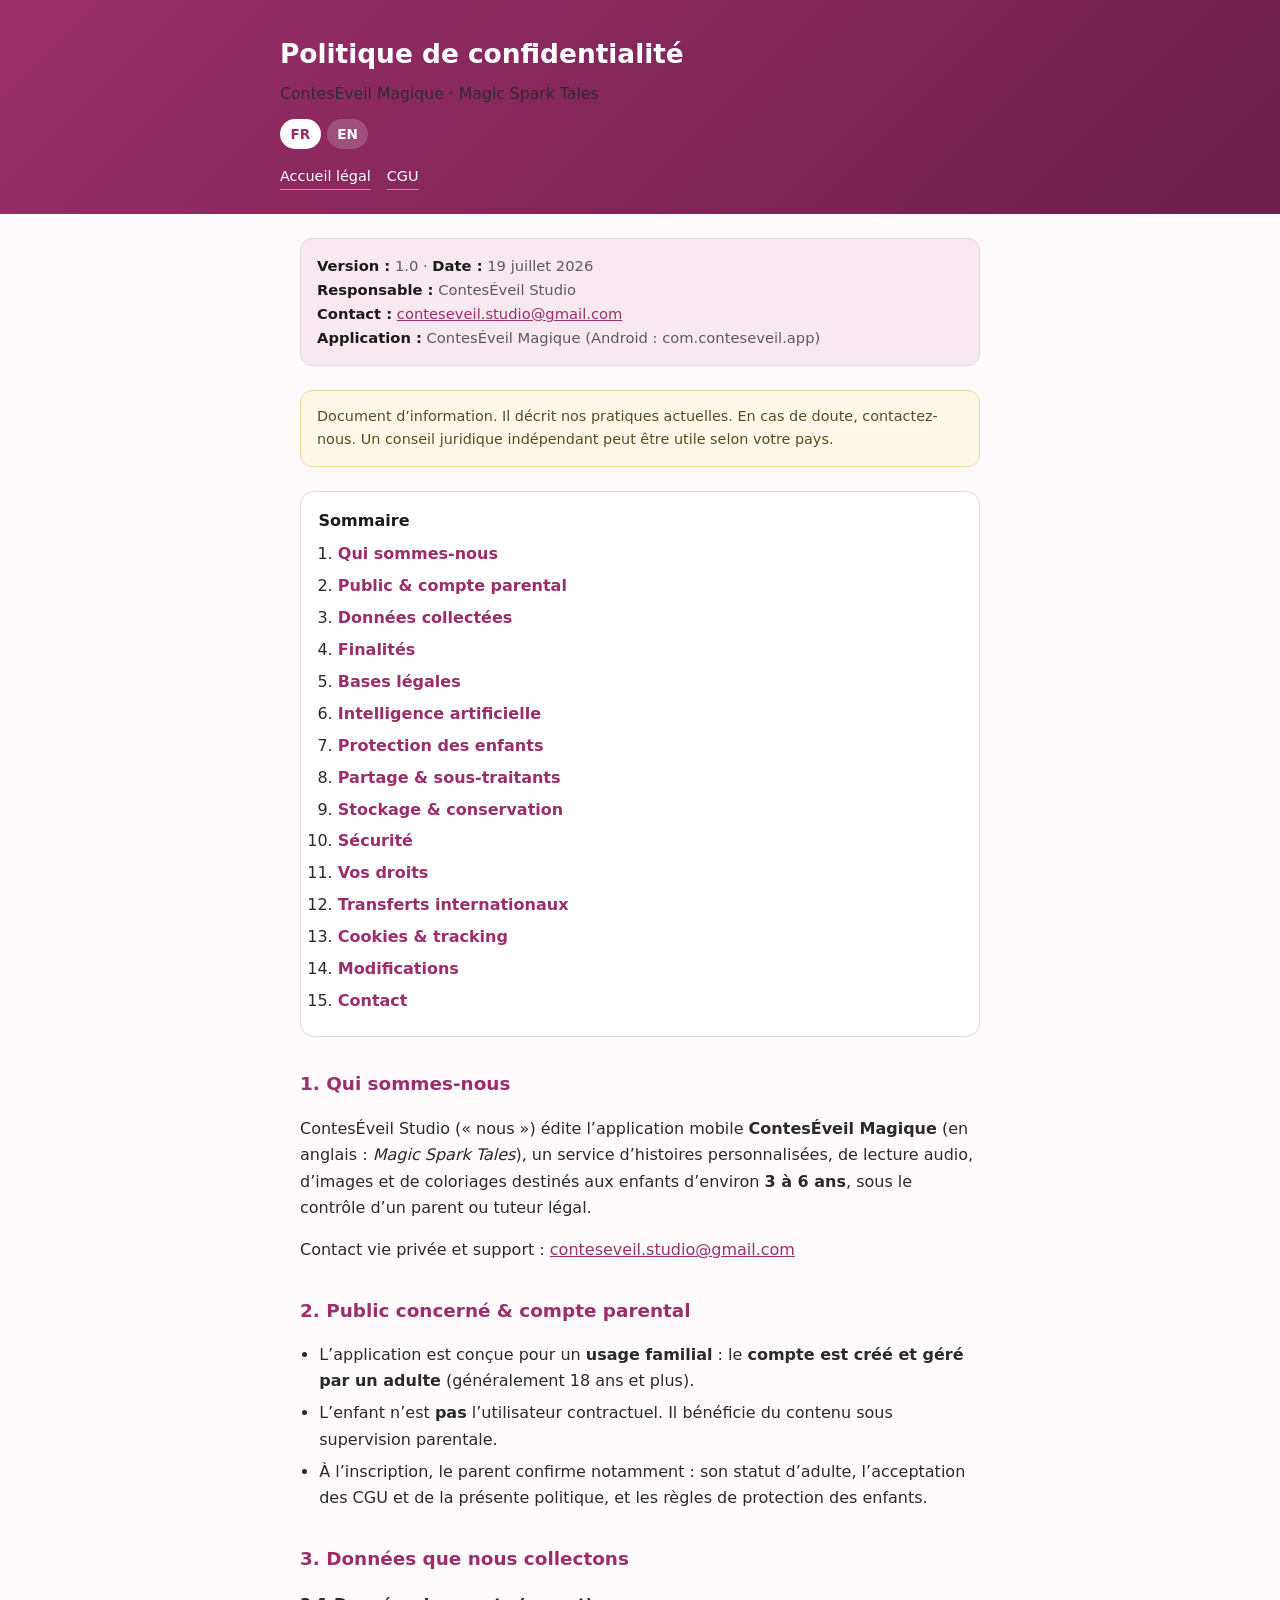
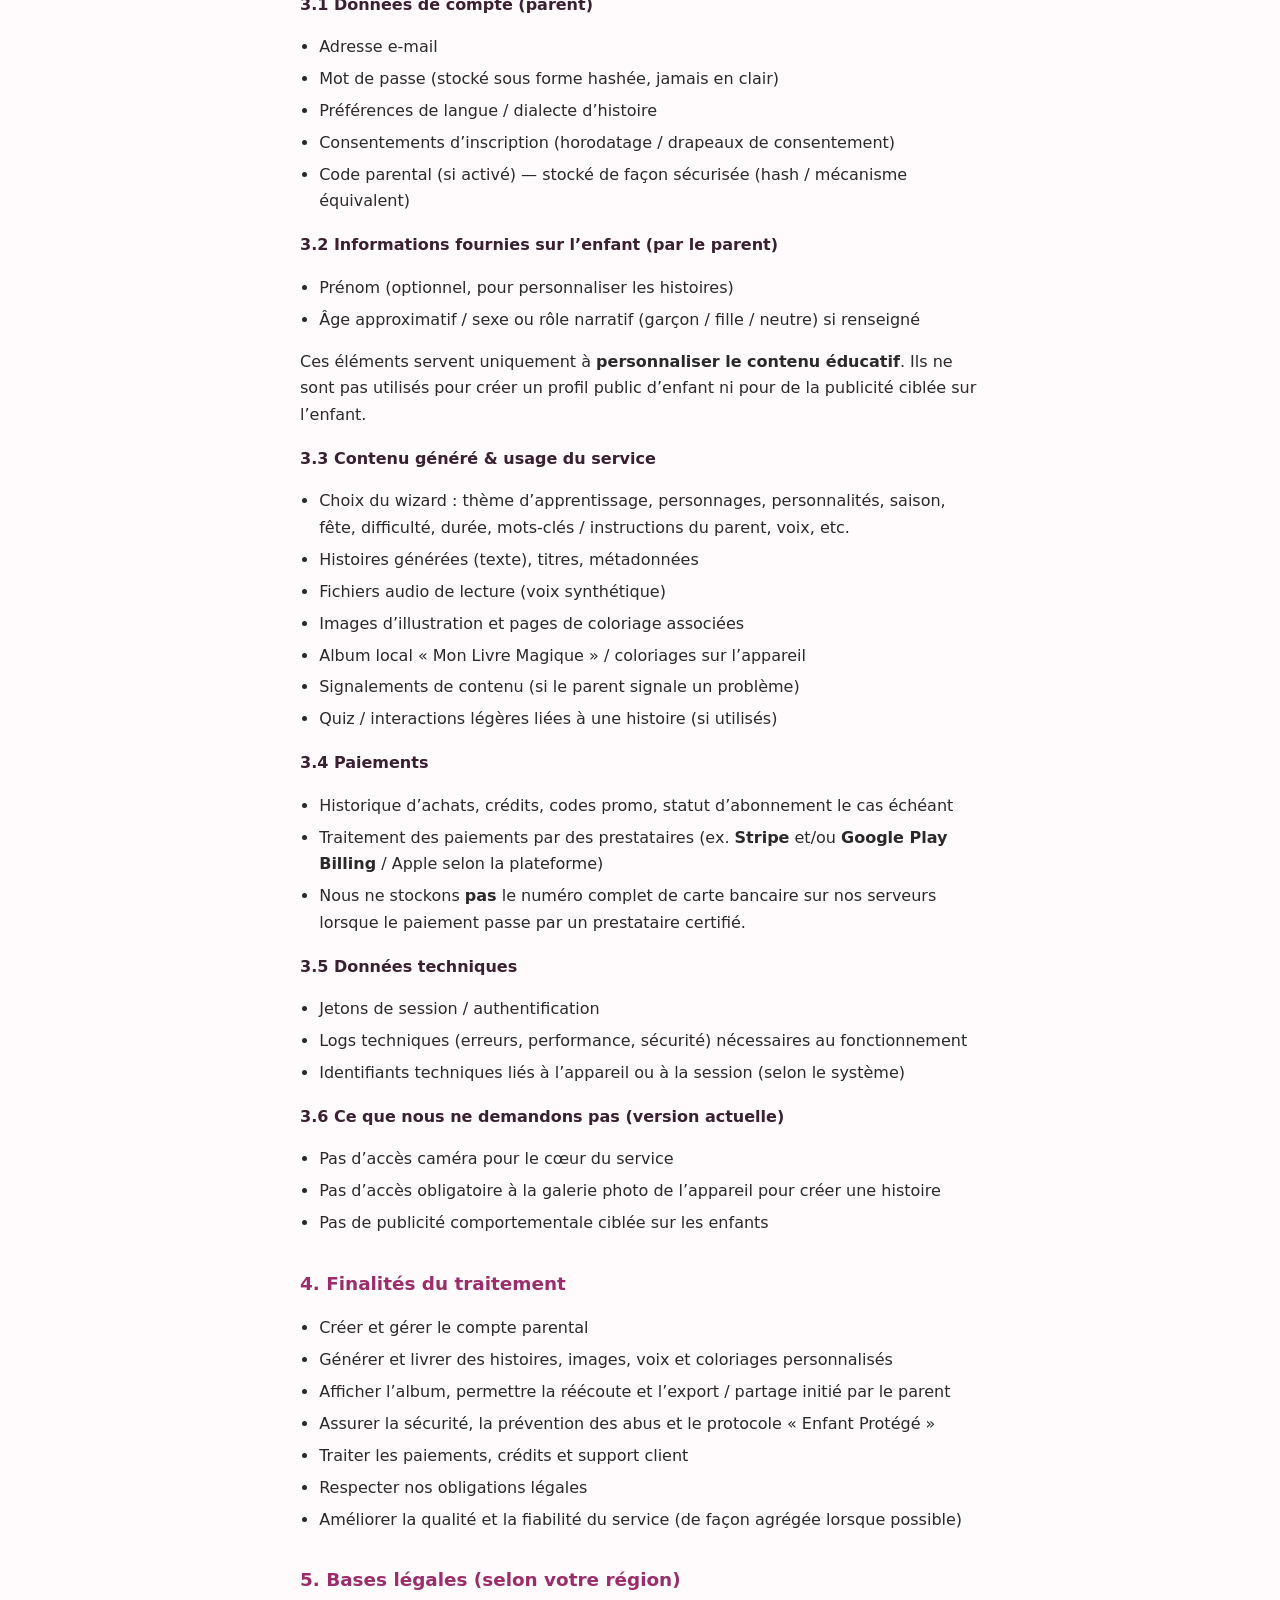
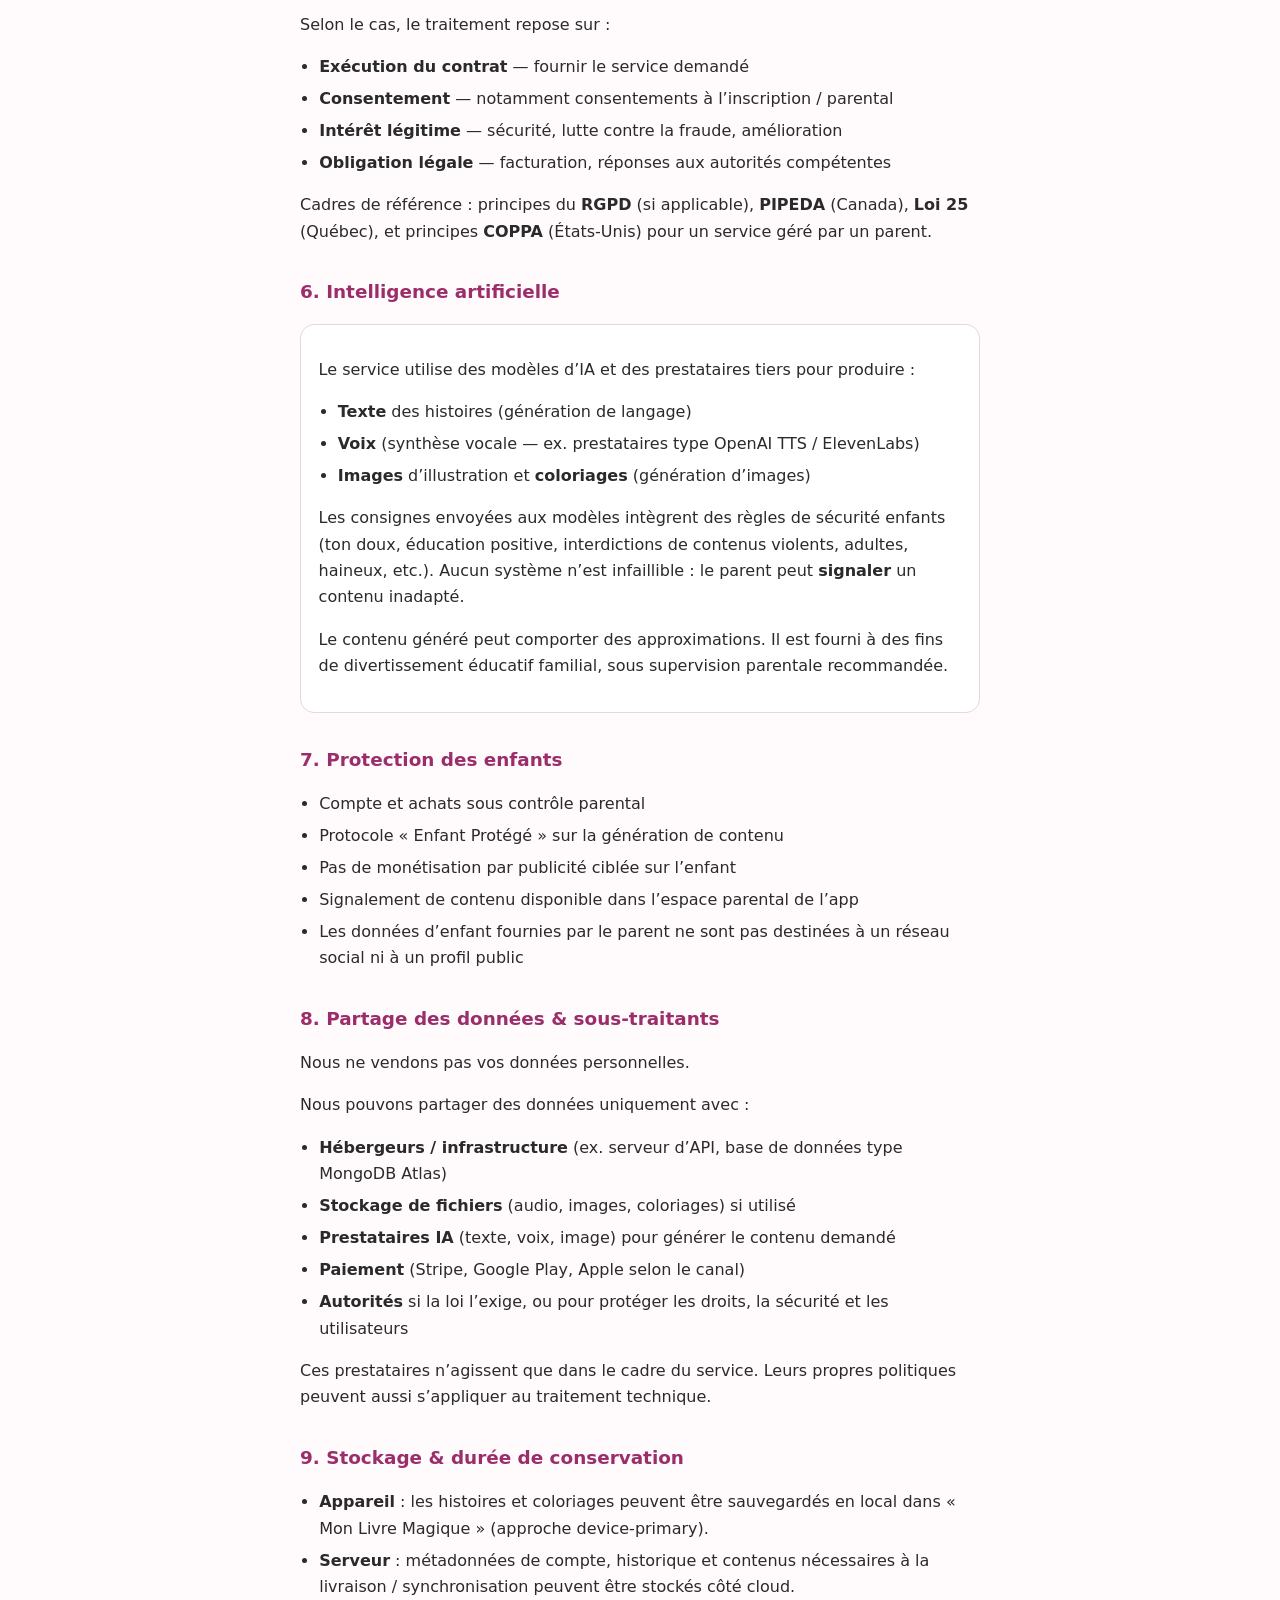
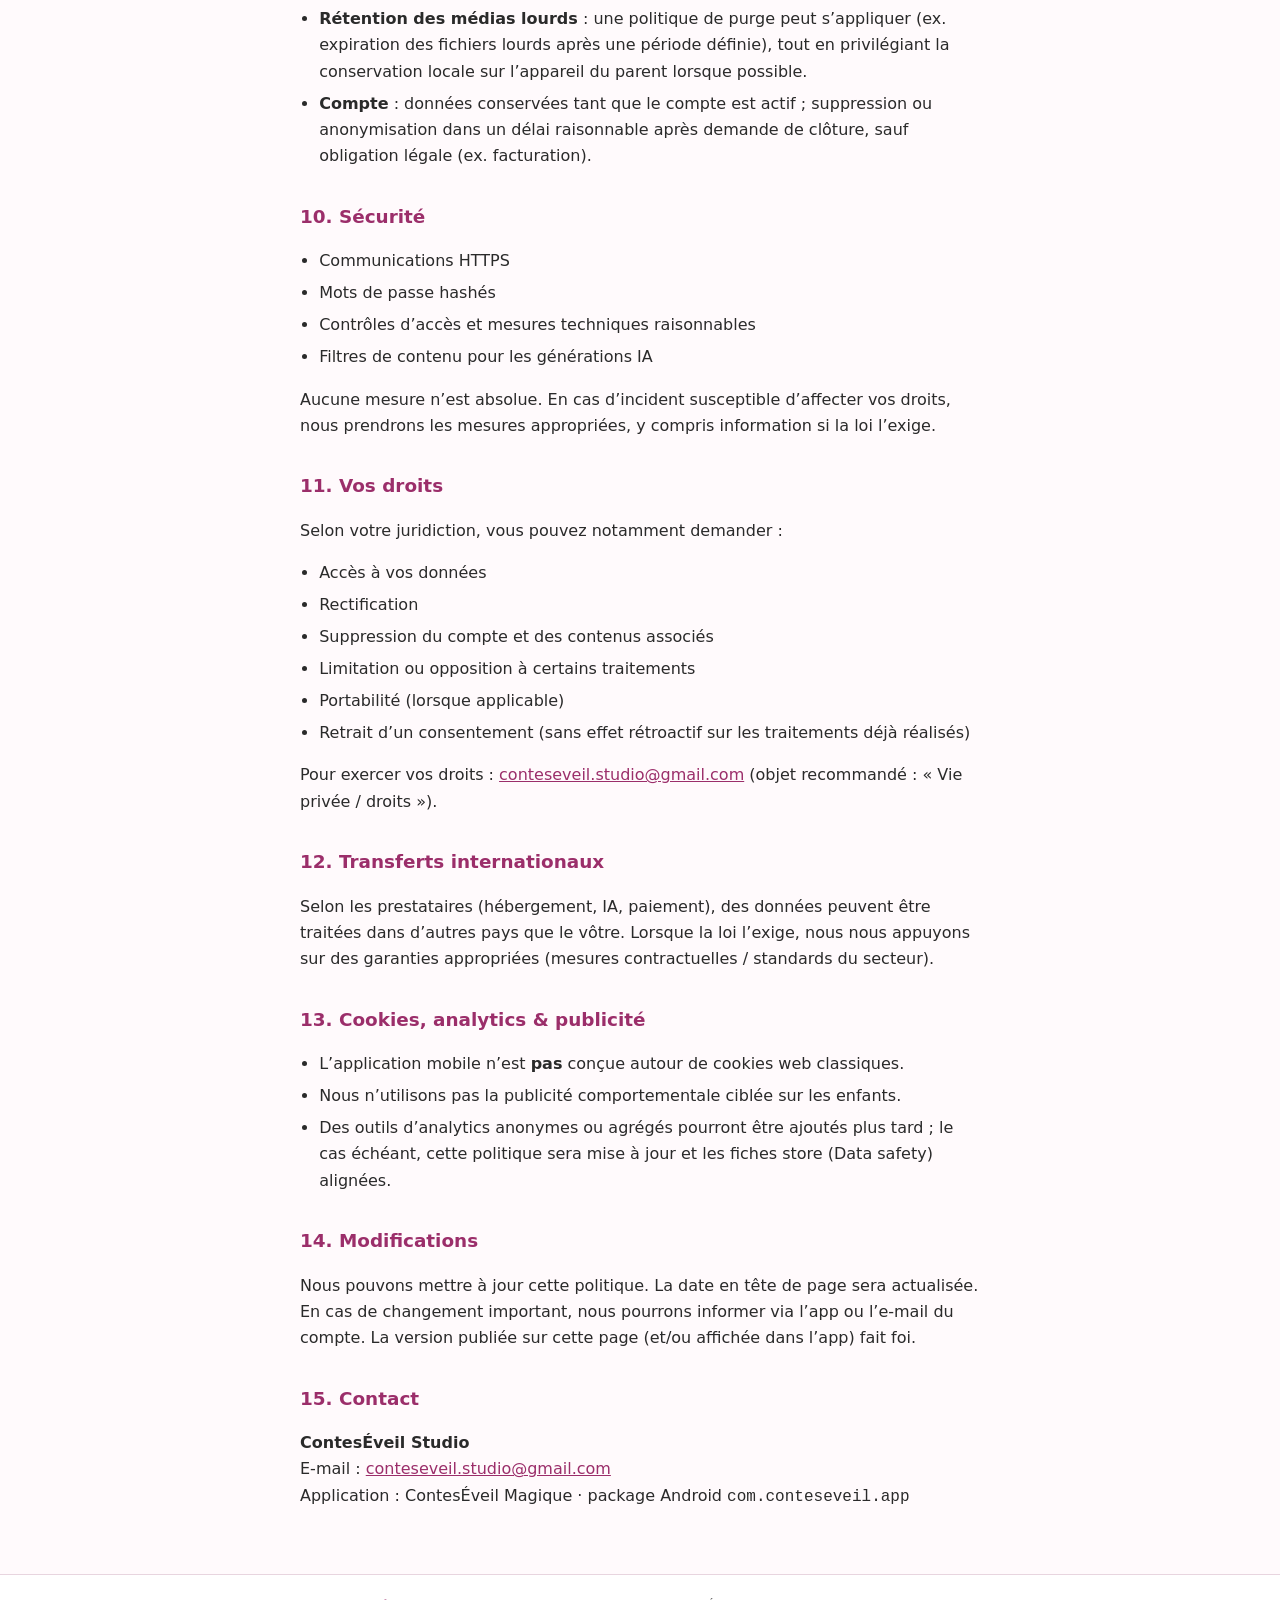
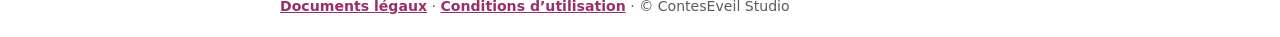
<file: privacy-fr.html>
<!DOCTYPE html>
<html lang="fr">
  <head>
    <meta charset="utf-8" />
    <meta name="viewport" content="width=device-width, initial-scale=1" />
    <title>Politique de confidentialité — ContesÉveil Magique</title>
    <meta
      name="description"
      content="Politique de confidentialité de ContesÉveil Magique : données, enfants, IA, paiements."
    />
    <link rel="stylesheet" href="styles.css" />
  </head>
  <body>
    <header>
      <div class="wrap">
        <h1>Politique de confidentialité</h1>
        <p>ContesÉveil Magique · Magic Spark Tales</p>
        <div class="lang">
          <a class="active" href="privacy-fr.html">FR</a>
          <a href="privacy-en.html">EN</a>
        </div>
        <div class="nav">
          <a href="index.html">Accueil légal</a>
          <a href="terms-fr.html">CGU</a>
        </div>
      </div>
    </header>
    <main class="wrap">
      <div class="meta">
        <strong>Version :</strong> 1.0 · <strong>Date :</strong> 19 juillet 2026<br />
        <strong>Responsable :</strong> ContesÉveil Studio<br />
        <strong>Contact :</strong>
        <a href="mailto:conteseveil.studio@gmail.com">conteseveil.studio@gmail.com</a><br />
        <strong>Application :</strong> ContesÉveil Magique (Android : com.conteseveil.app)
      </div>

      <div class="notice">
        Document d’information. Il décrit nos pratiques actuelles. En cas de doute, contactez-nous.
        Un conseil juridique indépendant peut être utile selon votre pays.
      </div>

      <nav class="toc" aria-label="Sommaire">
        <strong>Sommaire</strong>
        <ol>
          <li><a href="#qui">Qui sommes-nous</a></li>
          <li><a href="#public">Public &amp; compte parental</a></li>
          <li><a href="#donnees">Données collectées</a></li>
          <li><a href="#finalites">Finalités</a></li>
          <li><a href="#bases">Bases légales</a></li>
          <li><a href="#ia">Intelligence artificielle</a></li>
          <li><a href="#enfants">Protection des enfants</a></li>
          <li><a href="#partage">Partage &amp; sous-traitants</a></li>
          <li><a href="#stockage">Stockage &amp; conservation</a></li>
          <li><a href="#securite">Sécurité</a></li>
          <li><a href="#droits">Vos droits</a></li>
          <li><a href="#transferts">Transferts internationaux</a></li>
          <li><a href="#cookies">Cookies &amp; tracking</a></li>
          <li><a href="#modifs">Modifications</a></li>
          <li><a href="#contact">Contact</a></li>
        </ol>
      </nav>

      <h2 id="qui">1. Qui sommes-nous</h2>
      <p>
        ContesÉveil Studio (« nous ») édite l’application mobile
        <strong>ContesÉveil Magique</strong> (en anglais :
        <em>Magic Spark Tales</em>), un service d’histoires personnalisées, de lecture audio, d’images
        et de coloriages destinés aux enfants d’environ <strong>3 à 6 ans</strong>, sous le contrôle
        d’un parent ou tuteur légal.
      </p>
      <p>
        Contact vie privée et support :
        <a href="mailto:conteseveil.studio@gmail.com">conteseveil.studio@gmail.com</a>
      </p>

      <h2 id="public">2. Public concerné &amp; compte parental</h2>
      <ul>
        <li>
          L’application est conçue pour un <strong>usage familial</strong> : le
          <strong>compte est créé et géré par un adulte</strong> (généralement 18 ans et plus).
        </li>
        <li>
          L’enfant n’est <strong>pas</strong> l’utilisateur contractuel. Il bénéficie du contenu sous
          supervision parentale.
        </li>
        <li>
          À l’inscription, le parent confirme notamment : son statut d’adulte, l’acceptation des CGU
          et de la présente politique, et les règles de protection des enfants.
        </li>
      </ul>

      <h2 id="donnees">3. Données que nous collectons</h2>
      <h3>3.1 Données de compte (parent)</h3>
      <ul>
        <li>Adresse e-mail</li>
        <li>Mot de passe (stocké sous forme hashée, jamais en clair)</li>
        <li>Préférences de langue / dialecte d’histoire</li>
        <li>Consentements d’inscription (horodatage / drapeaux de consentement)</li>
        <li>Code parental (si activé) — stocké de façon sécurisée (hash / mécanisme équivalent)</li>
      </ul>

      <h3>3.2 Informations fournies sur l’enfant (par le parent)</h3>
      <ul>
        <li>Prénom (optionnel, pour personnaliser les histoires)</li>
        <li>Âge approximatif / sexe ou rôle narratif (garçon / fille / neutre) si renseigné</li>
      </ul>
      <p>
        Ces éléments servent uniquement à <strong>personnaliser le contenu éducatif</strong>. Ils ne
        sont pas utilisés pour créer un profil public d’enfant ni pour de la publicité ciblée sur
        l’enfant.
      </p>

      <h3>3.3 Contenu généré &amp; usage du service</h3>
      <ul>
        <li>
          Choix du wizard : thème d’apprentissage, personnages, personnalités, saison, fête,
          difficulté, durée, mots-clés / instructions du parent, voix, etc.
        </li>
        <li>Histoires générées (texte), titres, métadonnées</li>
        <li>Fichiers audio de lecture (voix synthétique)</li>
        <li>Images d’illustration et pages de coloriage associées</li>
        <li>Album local « Mon Livre Magique » / coloriages sur l’appareil</li>
        <li>Signalements de contenu (si le parent signale un problème)</li>
        <li>Quiz / interactions légères liées à une histoire (si utilisés)</li>
      </ul>

      <h3>3.4 Paiements</h3>
      <ul>
        <li>
          Historique d’achats, crédits, codes promo, statut d’abonnement le cas échéant
        </li>
        <li>
          Traitement des paiements par des prestataires (ex. <strong>Stripe</strong> et/ou
          <strong>Google Play Billing</strong> / Apple selon la plateforme)
        </li>
        <li>
          Nous ne stockons <strong>pas</strong> le numéro complet de carte bancaire sur nos serveurs
          lorsque le paiement passe par un prestataire certifié.
        </li>
      </ul>

      <h3>3.5 Données techniques</h3>
      <ul>
        <li>Jetons de session / authentification</li>
        <li>Logs techniques (erreurs, performance, sécurité) nécessaires au fonctionnement</li>
        <li>Identifiants techniques liés à l’appareil ou à la session (selon le système)</li>
      </ul>

      <h3>3.6 Ce que nous ne demandons pas (version actuelle)</h3>
      <ul>
        <li>Pas d’accès caméra pour le cœur du service</li>
        <li>Pas d’accès obligatoire à la galerie photo de l’appareil pour créer une histoire</li>
        <li>Pas de publicité comportementale ciblée sur les enfants</li>
      </ul>

      <h2 id="finalites">4. Finalités du traitement</h2>
      <ul>
        <li>Créer et gérer le compte parental</li>
        <li>
          Générer et livrer des histoires, images, voix et coloriages personnalisés
        </li>
        <li>Afficher l’album, permettre la réécoute et l’export / partage initié par le parent</li>
        <li>Assurer la sécurité, la prévention des abus et le protocole « Enfant Protégé »</li>
        <li>Traiter les paiements, crédits et support client</li>
        <li>Respecter nos obligations légales</li>
        <li>Améliorer la qualité et la fiabilité du service (de façon agrégée lorsque possible)</li>
      </ul>

      <h2 id="bases">5. Bases légales (selon votre région)</h2>
      <p>Selon le cas, le traitement repose sur :</p>
      <ul>
        <li><strong>Exécution du contrat</strong> — fournir le service demandé</li>
        <li><strong>Consentement</strong> — notamment consentements à l’inscription / parental</li>
        <li><strong>Intérêt légitime</strong> — sécurité, lutte contre la fraude, amélioration</li>
        <li><strong>Obligation légale</strong> — facturation, réponses aux autorités compétentes</li>
      </ul>
      <p>
        Cadres de référence : principes du <strong>RGPD</strong> (si applicable),
        <strong>PIPEDA</strong> (Canada), <strong>Loi 25</strong> (Québec), et principes
        <strong>COPPA</strong> (États-Unis) pour un service géré par un parent.
      </p>

      <h2 id="ia">6. Intelligence artificielle</h2>
      <div class="card">
        <p>
          Le service utilise des modèles d’IA et des prestataires tiers pour produire :
        </p>
        <ul>
          <li><strong>Texte</strong> des histoires (génération de langage)</li>
          <li><strong>Voix</strong> (synthèse vocale — ex. prestataires type OpenAI TTS / ElevenLabs)</li>
          <li><strong>Images</strong> d’illustration et <strong>coloriages</strong> (génération d’images)</li>
        </ul>
        <p>
          Les consignes envoyées aux modèles intègrent des règles de sécurité enfants (ton doux,
          éducation positive, interdictions de contenus violents, adultes, haineux, etc.). Aucun
          système n’est infaillible : le parent peut <strong>signaler</strong> un contenu inadapté.
        </p>
        <p>
          Le contenu généré peut comporter des approximations. Il est fourni à des fins de
          divertissement éducatif familial, sous supervision parentale recommandée.
        </p>
      </div>

      <h2 id="enfants">7. Protection des enfants</h2>
      <ul>
        <li>Compte et achats sous contrôle parental</li>
        <li>Protocole « Enfant Protégé » sur la génération de contenu</li>
        <li>Pas de monétisation par publicité ciblée sur l’enfant</li>
        <li>Signalement de contenu disponible dans l’espace parental de l’app</li>
        <li>
          Les données d’enfant fournies par le parent ne sont pas destinées à un réseau social ni à
          un profil public
        </li>
      </ul>

      <h2 id="partage">8. Partage des données &amp; sous-traitants</h2>
      <p>Nous ne vendons pas vos données personnelles.</p>
      <p>Nous pouvons partager des données uniquement avec :</p>
      <ul>
        <li>
          <strong>Hébergeurs / infrastructure</strong> (ex. serveur d’API, base de données type
          MongoDB Atlas)
        </li>
        <li><strong>Stockage de fichiers</strong> (audio, images, coloriages) si utilisé</li>
        <li><strong>Prestataires IA</strong> (texte, voix, image) pour générer le contenu demandé</li>
        <li><strong>Paiement</strong> (Stripe, Google Play, Apple selon le canal)</li>
        <li>
          <strong>Autorités</strong> si la loi l’exige, ou pour protéger les droits, la sécurité et
          les utilisateurs
        </li>
      </ul>
      <p>
        Ces prestataires n’agissent que dans le cadre du service. Leurs propres politiques peuvent
        aussi s’appliquer au traitement technique.
      </p>

      <h2 id="stockage">9. Stockage &amp; durée de conservation</h2>
      <ul>
        <li>
          <strong>Appareil</strong> : les histoires et coloriages peuvent être sauvegardés en local
          dans « Mon Livre Magique » (approche device-primary).
        </li>
        <li>
          <strong>Serveur</strong> : métadonnées de compte, historique et contenus nécessaires à la
          livraison / synchronisation peuvent être stockés côté cloud.
        </li>
        <li>
          <strong>Rétention des médias lourds</strong> : une politique de purge peut s’appliquer
          (ex. expiration des fichiers lourds après une période définie), tout en privilégiant la
          conservation locale sur l’appareil du parent lorsque possible.
        </li>
        <li>
          <strong>Compte</strong> : données conservées tant que le compte est actif ; suppression ou
          anonymisation dans un délai raisonnable après demande de clôture, sauf obligation légale
          (ex. facturation).
        </li>
      </ul>

      <h2 id="securite">10. Sécurité</h2>
      <ul>
        <li>Communications HTTPS</li>
        <li>Mots de passe hashés</li>
        <li>Contrôles d’accès et mesures techniques raisonnables</li>
        <li>Filtres de contenu pour les générations IA</li>
      </ul>
      <p>
        Aucune mesure n’est absolue. En cas d’incident susceptible d’affecter vos droits, nous
        prendrons les mesures appropriées, y compris information si la loi l’exige.
      </p>

      <h2 id="droits">11. Vos droits</h2>
      <p>Selon votre juridiction, vous pouvez notamment demander :</p>
      <ul>
        <li>Accès à vos données</li>
        <li>Rectification</li>
        <li>Suppression du compte et des contenus associés</li>
        <li>Limitation ou opposition à certains traitements</li>
        <li>Portabilité (lorsque applicable)</li>
        <li>Retrait d’un consentement (sans effet rétroactif sur les traitements déjà réalisés)</li>
      </ul>
      <p>
        Pour exercer vos droits :
        <a href="mailto:conteseveil.studio@gmail.com">conteseveil.studio@gmail.com</a>
        (objet recommandé : « Vie privée / droits »).
      </p>

      <h2 id="transferts">12. Transferts internationaux</h2>
      <p>
        Selon les prestataires (hébergement, IA, paiement), des données peuvent être traitées dans
        d’autres pays que le vôtre. Lorsque la loi l’exige, nous nous appuyons sur des garanties
        appropriées (mesures contractuelles / standards du secteur).
      </p>

      <h2 id="cookies">13. Cookies, analytics &amp; publicité</h2>
      <ul>
        <li>
          L’application mobile n’est <strong>pas</strong> conçue autour de cookies web classiques.
        </li>
        <li>
          Nous n’utilisons pas la publicité comportementale ciblée sur les enfants.
        </li>
        <li>
          Des outils d’analytics anonymes ou agrégés pourront être ajoutés plus tard ; le cas
          échéant, cette politique sera mise à jour et les fiches store (Data safety) alignées.
        </li>
      </ul>

      <h2 id="modifs">14. Modifications</h2>
      <p>
        Nous pouvons mettre à jour cette politique. La date en tête de page sera actualisée. En cas
        de changement important, nous pourrons informer via l’app ou l’e-mail du compte. La version
        publiée sur cette page (et/ou affichée dans l’app) fait foi.
      </p>

      <h2 id="contact">15. Contact</h2>
      <p>
        <strong>ContesÉveil Studio</strong><br />
        E-mail :
        <a href="mailto:conteseveil.studio@gmail.com">conteseveil.studio@gmail.com</a><br />
        Application : ContesÉveil Magique · package Android <code>com.conteseveil.app</code>
      </p>
    </main>
    <footer>
      <div class="wrap">
        <a href="index.html">Documents légaux</a> ·
        <a href="terms-fr.html">Conditions d’utilisation</a> · © ContesÉveil Studio
      </div>
    </footer>
  </body>
</html>
</file>
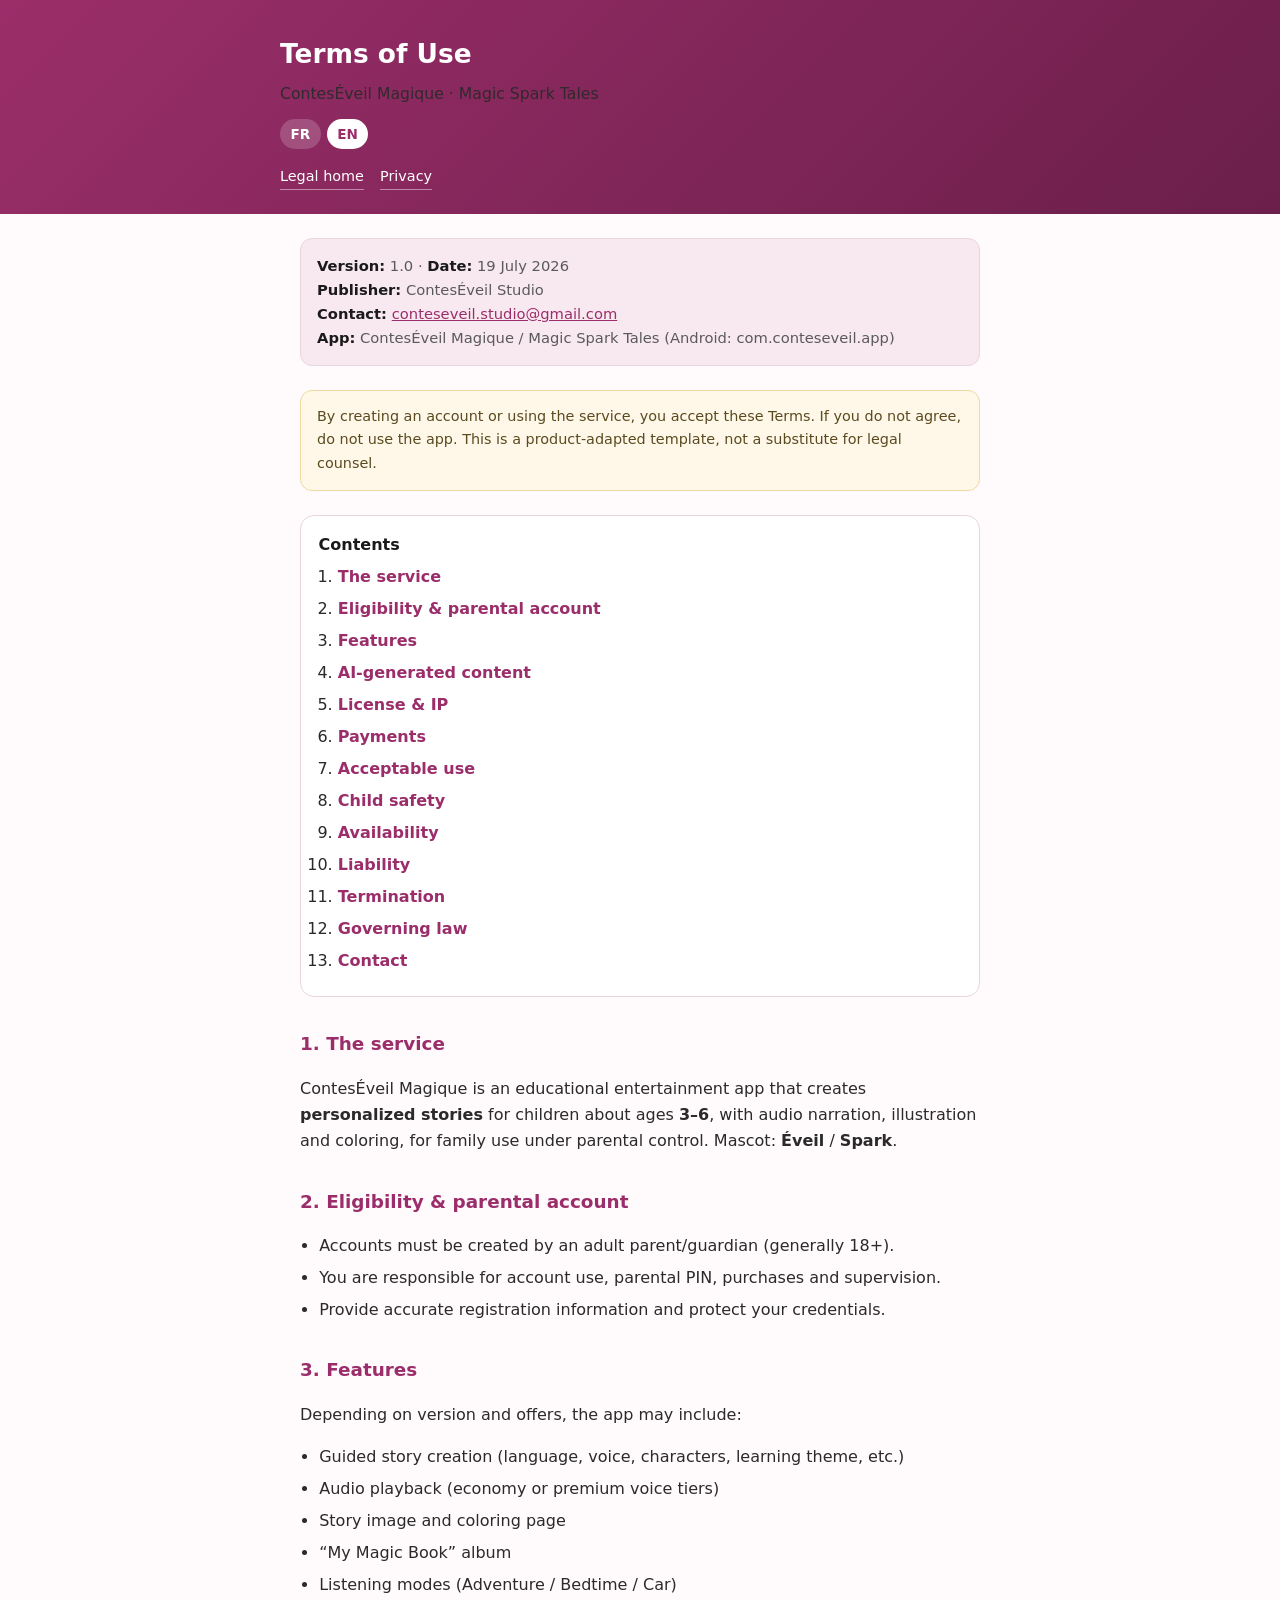
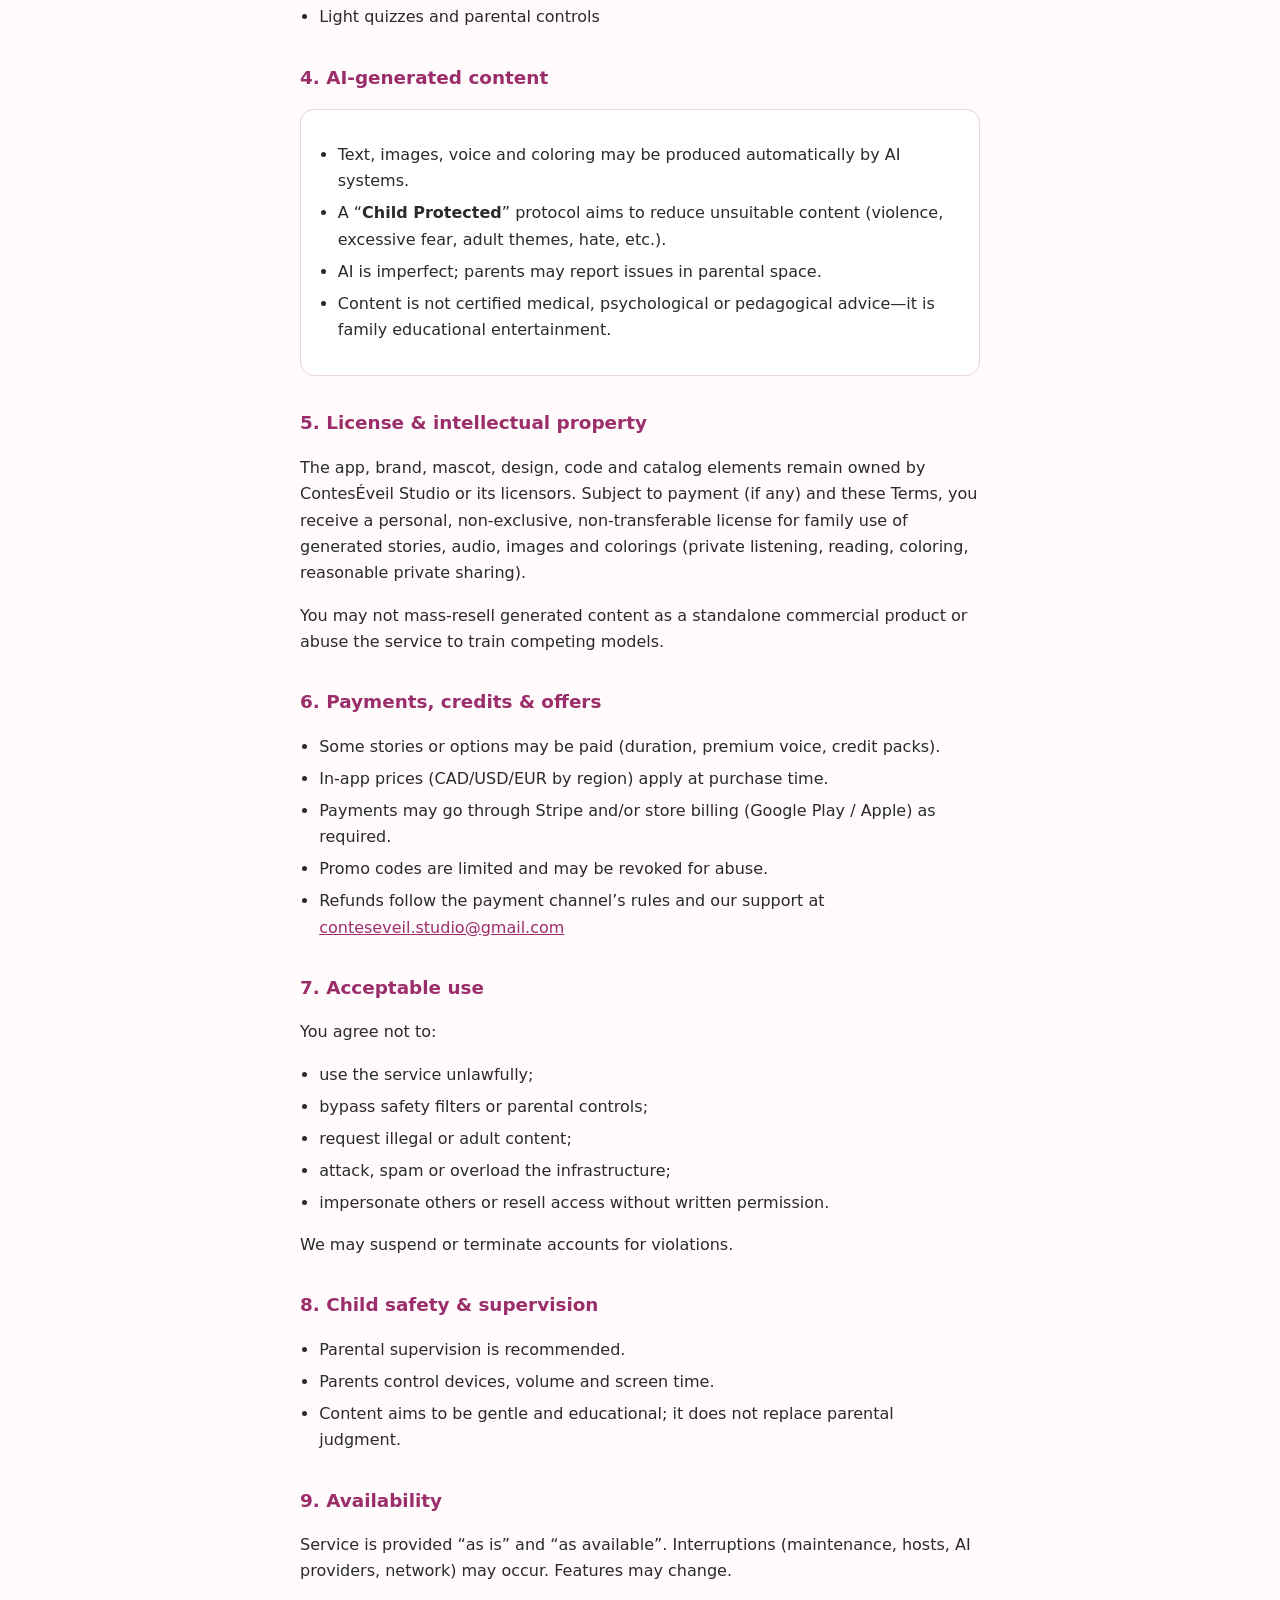
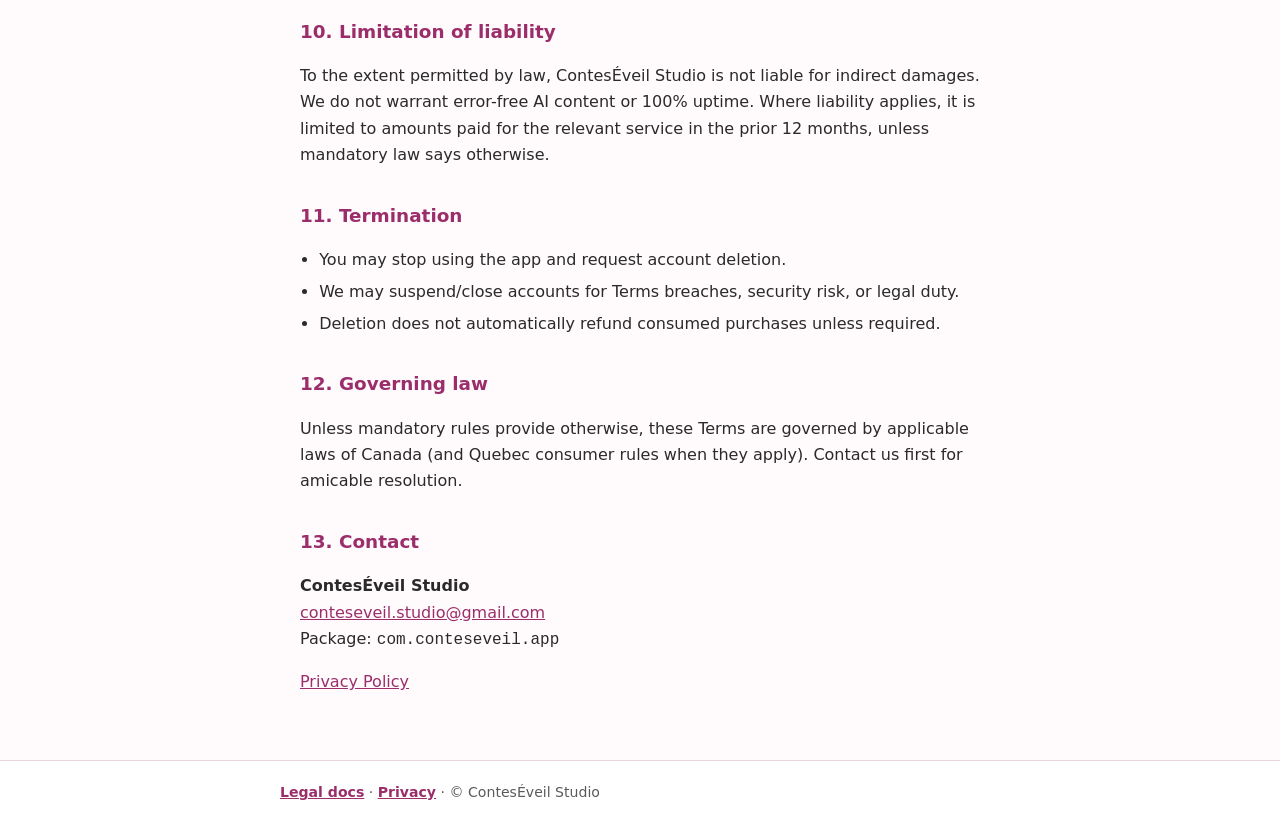
<file: terms-en.html>
<!DOCTYPE html>
<html lang="en">
  <head>
    <meta charset="utf-8" />
    <meta name="viewport" content="width=device-width, initial-scale=1" />
    <title>Terms of Use — Magic Spark Tales (ContesÉveil Magique)</title>
    <meta
      name="description"
      content="Terms of Use for ContesÉveil Magique / Magic Spark Tales: parental account, AI content, payments."
    />
    <link rel="stylesheet" href="styles.css" />
  </head>
  <body>
    <header>
      <div class="wrap">
        <h1>Terms of Use</h1>
        <p>ContesÉveil Magique · Magic Spark Tales</p>
        <div class="lang">
          <a href="terms-fr.html">FR</a>
          <a class="active" href="terms-en.html">EN</a>
        </div>
        <div class="nav">
          <a href="index.html">Legal home</a>
          <a href="privacy-en.html">Privacy</a>
        </div>
      </div>
    </header>
    <main class="wrap">
      <div class="meta">
        <strong>Version:</strong> 1.0 · <strong>Date:</strong> 19 July 2026<br />
        <strong>Publisher:</strong> ContesÉveil Studio<br />
        <strong>Contact:</strong>
        <a href="mailto:conteseveil.studio@gmail.com">conteseveil.studio@gmail.com</a><br />
        <strong>App:</strong> ContesÉveil Magique / Magic Spark Tales (Android: com.conteseveil.app)
      </div>

      <div class="notice">
        By creating an account or using the service, you accept these Terms. If you do not agree, do
        not use the app. This is a product-adapted template, not a substitute for legal counsel.
      </div>

      <nav class="toc" aria-label="Table of contents">
        <strong>Contents</strong>
        <ol>
          <li><a href="#service">The service</a></li>
          <li><a href="#eligibility">Eligibility &amp; parental account</a></li>
          <li><a href="#features">Features</a></li>
          <li><a href="#ai">AI-generated content</a></li>
          <li><a href="#ip">License &amp; IP</a></li>
          <li><a href="#payments">Payments</a></li>
          <li><a href="#rules">Acceptable use</a></li>
          <li><a href="#safety">Child safety</a></li>
          <li><a href="#availability">Availability</a></li>
          <li><a href="#liability">Liability</a></li>
          <li><a href="#termination">Termination</a></li>
          <li><a href="#law">Governing law</a></li>
          <li><a href="#contact">Contact</a></li>
        </ol>
      </nav>

      <h2 id="service">1. The service</h2>
      <p>
        ContesÉveil Magique is an educational entertainment app that creates
        <strong>personalized stories</strong> for children about ages <strong>3–6</strong>, with
        audio narration, illustration and coloring, for family use under parental control. Mascot:
        <strong>Éveil</strong> / <strong>Spark</strong>.
      </p>

      <h2 id="eligibility">2. Eligibility &amp; parental account</h2>
      <ul>
        <li>Accounts must be created by an adult parent/guardian (generally 18+).</li>
        <li>You are responsible for account use, parental PIN, purchases and supervision.</li>
        <li>Provide accurate registration information and protect your credentials.</li>
      </ul>

      <h2 id="features">3. Features</h2>
      <p>Depending on version and offers, the app may include:</p>
      <ul>
        <li>Guided story creation (language, voice, characters, learning theme, etc.)</li>
        <li>Audio playback (economy or premium voice tiers)</li>
        <li>Story image and coloring page</li>
        <li>“My Magic Book” album</li>
        <li>Listening modes (Adventure / Bedtime / Car)</li>
        <li>Light quizzes and parental controls</li>
      </ul>

      <h2 id="ai">4. AI-generated content</h2>
      <div class="card">
        <ul>
          <li>Text, images, voice and coloring may be produced automatically by AI systems.</li>
          <li>
            A “<strong>Child Protected</strong>” protocol aims to reduce unsuitable content
            (violence, excessive fear, adult themes, hate, etc.).
          </li>
          <li>AI is imperfect; parents may report issues in parental space.</li>
          <li>
            Content is not certified medical, psychological or pedagogical advice—it is family
            educational entertainment.
          </li>
        </ul>
      </div>

      <h2 id="ip">5. License &amp; intellectual property</h2>
      <p>
        The app, brand, mascot, design, code and catalog elements remain owned by ContesÉveil Studio
        or its licensors. Subject to payment (if any) and these Terms, you receive a personal,
        non-exclusive, non-transferable license for family use of generated stories, audio, images
        and colorings (private listening, reading, coloring, reasonable private sharing).
      </p>
      <p>You may not mass-resell generated content as a standalone commercial product or abuse the
        service to train competing models.</p>

      <h2 id="payments">6. Payments, credits &amp; offers</h2>
      <ul>
        <li>Some stories or options may be paid (duration, premium voice, credit packs).</li>
        <li>In-app prices (CAD/USD/EUR by region) apply at purchase time.</li>
        <li>
          Payments may go through Stripe and/or store billing (Google Play / Apple) as required.
        </li>
        <li>Promo codes are limited and may be revoked for abuse.</li>
        <li>
          Refunds follow the payment channel’s rules and our support at
          <a href="mailto:conteseveil.studio@gmail.com">conteseveil.studio@gmail.com</a>
        </li>
      </ul>

      <h2 id="rules">7. Acceptable use</h2>
      <p>You agree not to:</p>
      <ul>
        <li>use the service unlawfully;</li>
        <li>bypass safety filters or parental controls;</li>
        <li>request illegal or adult content;</li>
        <li>attack, spam or overload the infrastructure;</li>
        <li>impersonate others or resell access without written permission.</li>
      </ul>
      <p>We may suspend or terminate accounts for violations.</p>

      <h2 id="safety">8. Child safety &amp; supervision</h2>
      <ul>
        <li>Parental supervision is recommended.</li>
        <li>Parents control devices, volume and screen time.</li>
        <li>Content aims to be gentle and educational; it does not replace parental judgment.</li>
      </ul>

      <h2 id="availability">9. Availability</h2>
      <p>
        Service is provided “as is” and “as available”. Interruptions (maintenance, hosts, AI
        providers, network) may occur. Features may change.
      </p>

      <h2 id="liability">10. Limitation of liability</h2>
      <p>
        To the extent permitted by law, ContesÉveil Studio is not liable for indirect damages. We do
        not warrant error-free AI content or 100% uptime. Where liability applies, it is limited to
        amounts paid for the relevant service in the prior 12 months, unless mandatory law says
        otherwise.
      </p>

      <h2 id="termination">11. Termination</h2>
      <ul>
        <li>You may stop using the app and request account deletion.</li>
        <li>We may suspend/close accounts for Terms breaches, security risk, or legal duty.</li>
        <li>Deletion does not automatically refund consumed purchases unless required.</li>
      </ul>

      <h2 id="law">12. Governing law</h2>
      <p>
        Unless mandatory rules provide otherwise, these Terms are governed by applicable laws of
        Canada (and Quebec consumer rules when they apply). Contact us first for amicable
        resolution.
      </p>

      <h2 id="contact">13. Contact</h2>
      <p>
        <strong>ContesÉveil Studio</strong><br />
        <a href="mailto:conteseveil.studio@gmail.com">conteseveil.studio@gmail.com</a><br />
        Package: <code>com.conteseveil.app</code>
      </p>
      <p><a href="privacy-en.html">Privacy Policy</a></p>
    </main>
    <footer>
      <div class="wrap">
        <a href="index.html">Legal docs</a> ·
        <a href="privacy-en.html">Privacy</a> · © ContesÉveil Studio
      </div>
    </footer>
  </body>
</html>
</file>
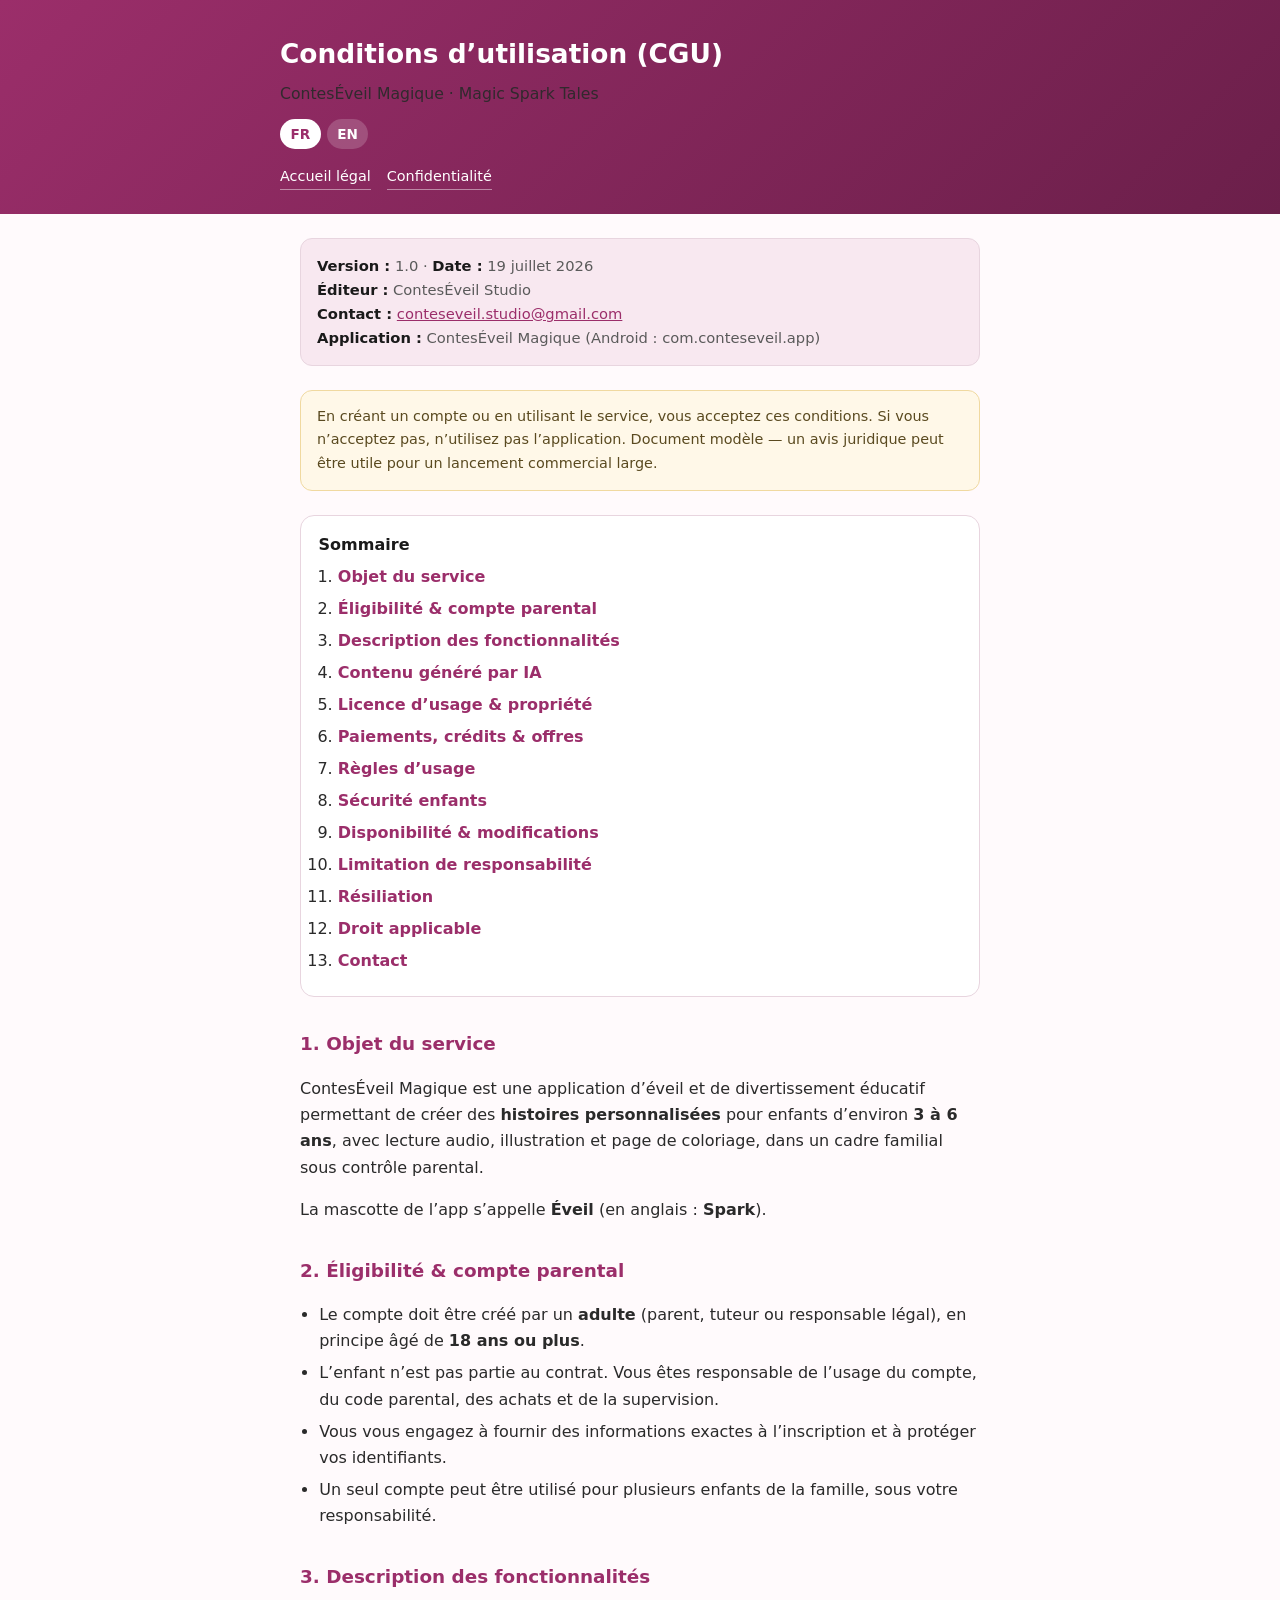
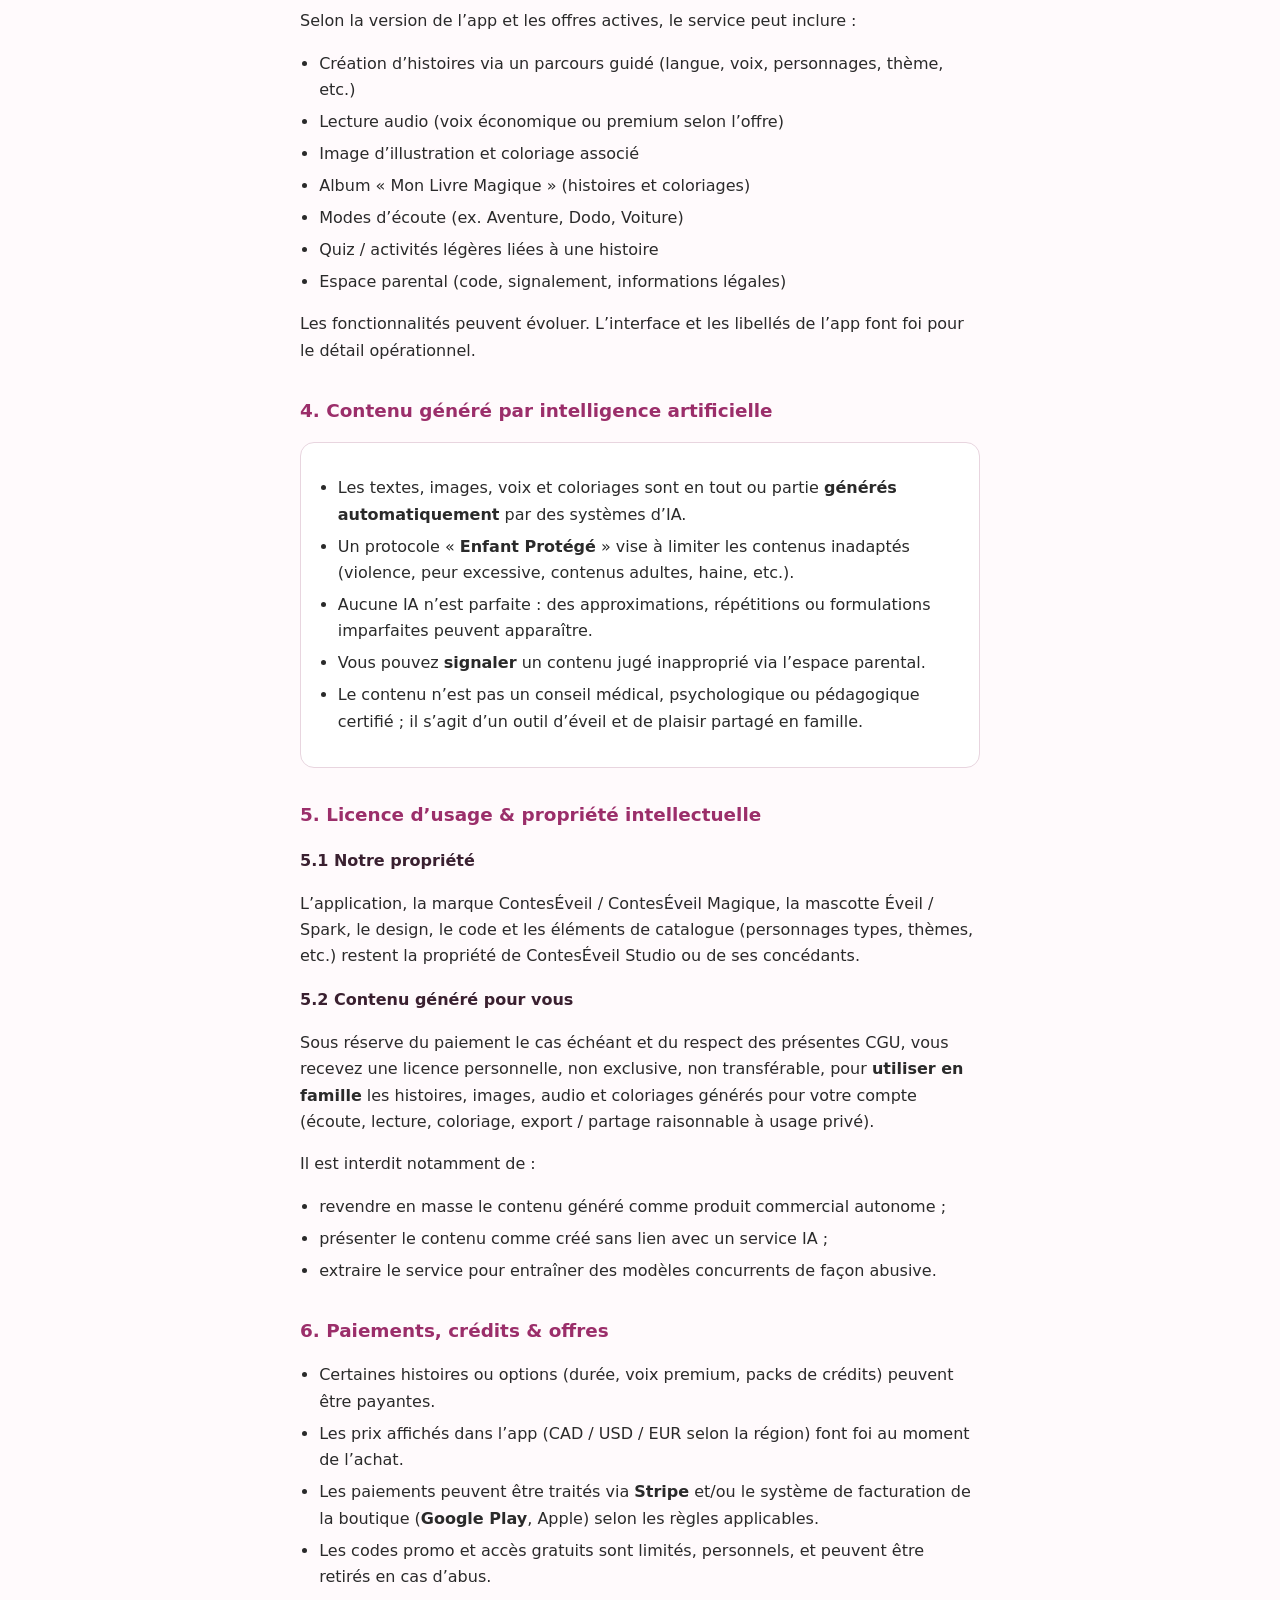
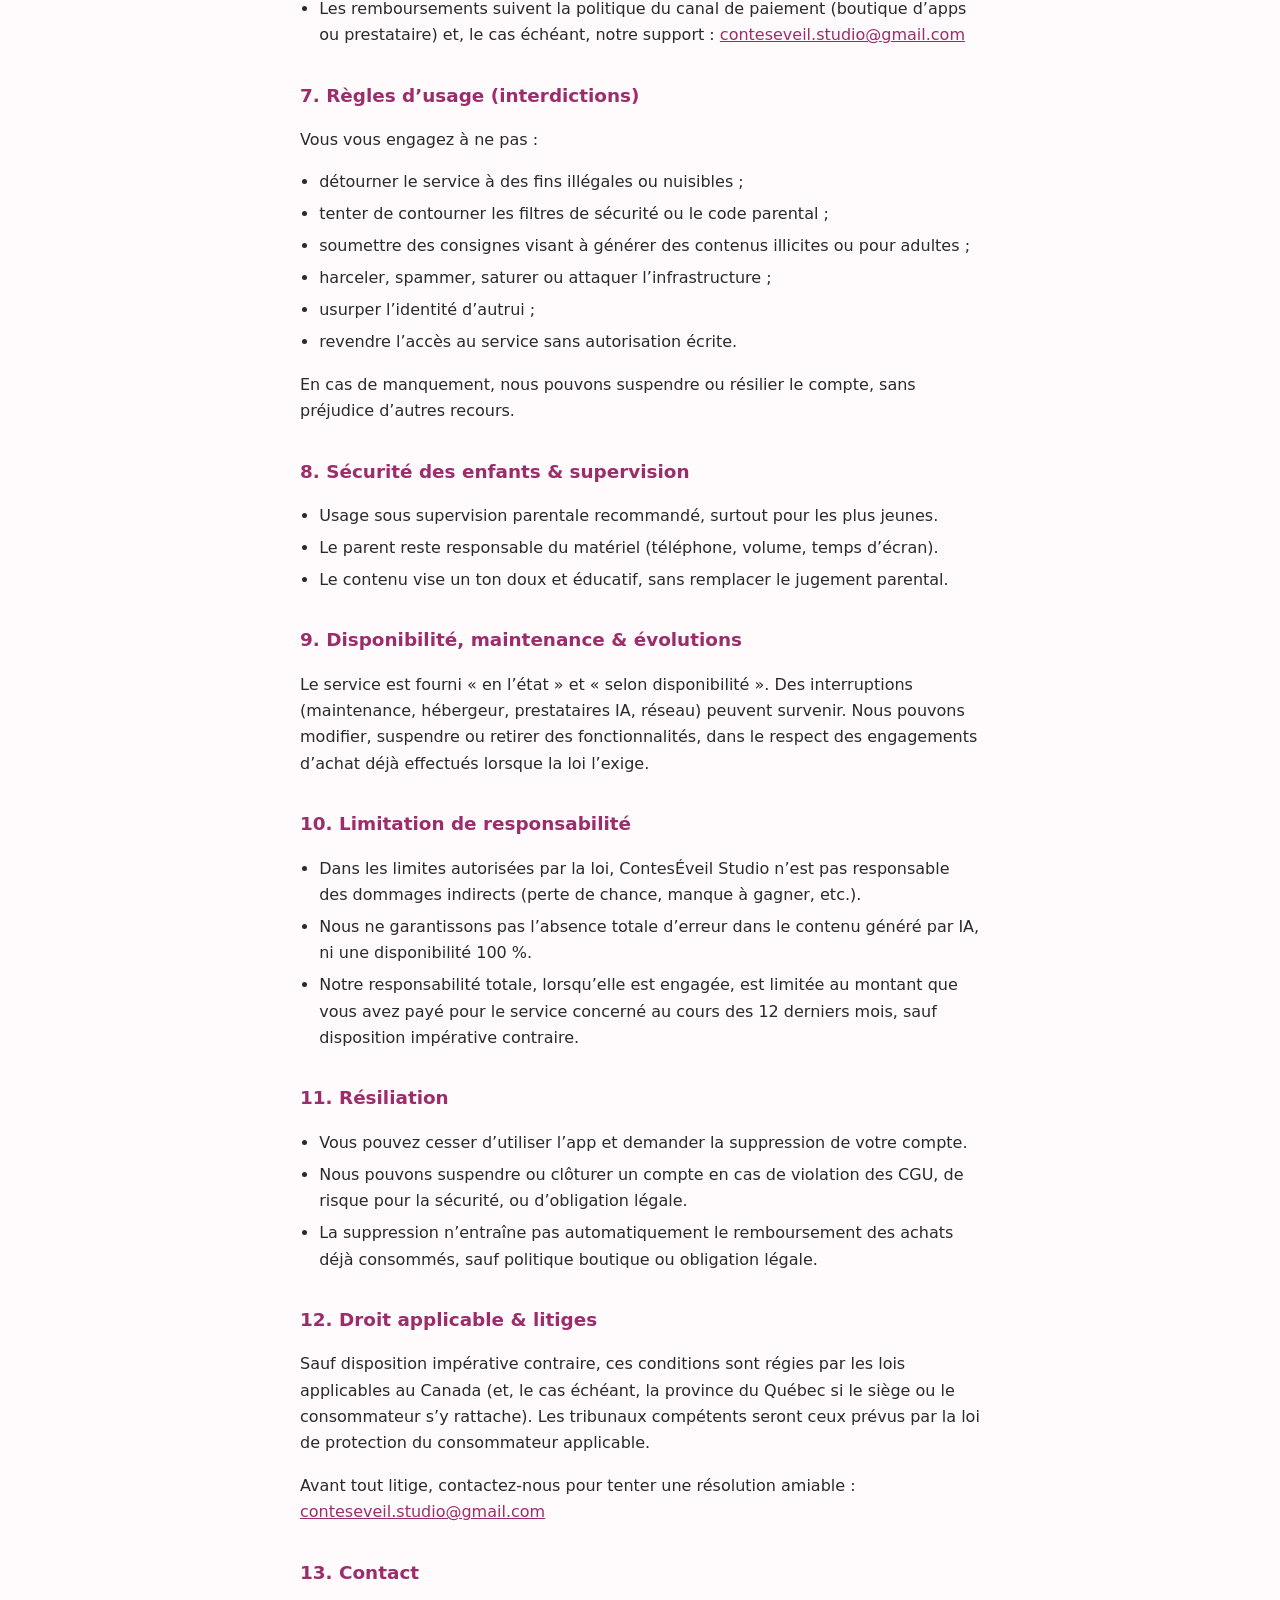
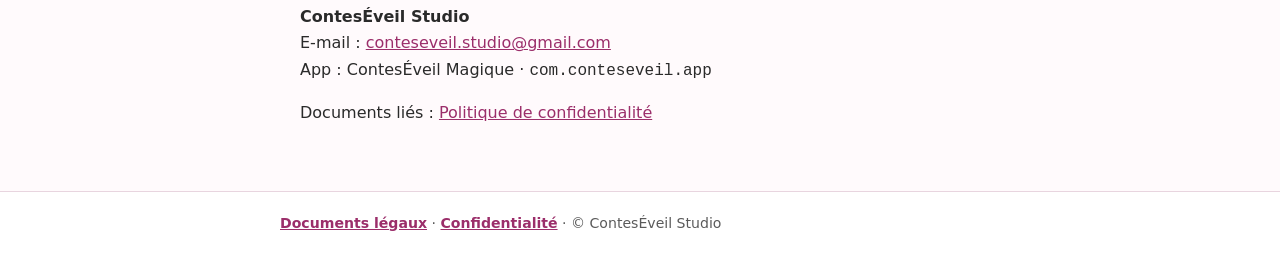
<file: terms-fr.html>
<!DOCTYPE html>
<html lang="fr">
  <head>
    <meta charset="utf-8" />
    <meta name="viewport" content="width=device-width, initial-scale=1" />
    <title>Conditions d’utilisation (CGU) — ContesÉveil Magique</title>
    <meta
      name="description"
      content="Conditions générales d'utilisation de ContesÉveil Magique : compte parental, IA, paiements."
    />
    <link rel="stylesheet" href="styles.css" />
  </head>
  <body>
    <header>
      <div class="wrap">
        <h1>Conditions d’utilisation (CGU)</h1>
        <p>ContesÉveil Magique · Magic Spark Tales</p>
        <div class="lang">
          <a class="active" href="terms-fr.html">FR</a>
          <a href="terms-en.html">EN</a>
        </div>
        <div class="nav">
          <a href="index.html">Accueil légal</a>
          <a href="privacy-fr.html">Confidentialité</a>
        </div>
      </div>
    </header>
    <main class="wrap">
      <div class="meta">
        <strong>Version :</strong> 1.0 · <strong>Date :</strong> 19 juillet 2026<br />
        <strong>Éditeur :</strong> ContesÉveil Studio<br />
        <strong>Contact :</strong>
        <a href="mailto:conteseveil.studio@gmail.com">conteseveil.studio@gmail.com</a><br />
        <strong>Application :</strong> ContesÉveil Magique (Android : com.conteseveil.app)
      </div>

      <div class="notice">
        En créant un compte ou en utilisant le service, vous acceptez ces conditions. Si vous
        n’acceptez pas, n’utilisez pas l’application. Document modèle — un avis juridique peut être
        utile pour un lancement commercial large.
      </div>

      <nav class="toc" aria-label="Sommaire">
        <strong>Sommaire</strong>
        <ol>
          <li><a href="#objet">Objet du service</a></li>
          <li><a href="#eligibilite">Éligibilité &amp; compte parental</a></li>
          <li><a href="#description">Description des fonctionnalités</a></li>
          <li><a href="#ia">Contenu généré par IA</a></li>
          <li><a href="#licence">Licence d’usage &amp; propriété</a></li>
          <li><a href="#paiements">Paiements, crédits &amp; offres</a></li>
          <li><a href="#comportement">Règles d’usage</a></li>
          <li><a href="#securite">Sécurité enfants</a></li>
          <li><a href="#disponibilite">Disponibilité &amp; modifications</a></li>
          <li><a href="#responsabilite">Limitation de responsabilité</a></li>
          <li><a href="#resiliation">Résiliation</a></li>
          <li><a href="#droit">Droit applicable</a></li>
          <li><a href="#contact">Contact</a></li>
        </ol>
      </nav>

      <h2 id="objet">1. Objet du service</h2>
      <p>
        ContesÉveil Magique est une application d’éveil et de divertissement éducatif permettant de
        créer des <strong>histoires personnalisées</strong> pour enfants d’environ
        <strong>3 à 6 ans</strong>, avec lecture audio, illustration et page de coloriage, dans un
        cadre familial sous contrôle parental.
      </p>
      <p>
        La mascotte de l’app s’appelle <strong>Éveil</strong> (en anglais : <strong>Spark</strong>).
      </p>

      <h2 id="eligibilite">2. Éligibilité &amp; compte parental</h2>
      <ul>
        <li>
          Le compte doit être créé par un <strong>adulte</strong> (parent, tuteur ou responsable
          légal), en principe âgé de <strong>18 ans ou plus</strong>.
        </li>
        <li>
          L’enfant n’est pas partie au contrat. Vous êtes responsable de l’usage du compte, du code
          parental, des achats et de la supervision.
        </li>
        <li>
          Vous vous engagez à fournir des informations exactes à l’inscription et à protéger vos
          identifiants.
        </li>
        <li>
          Un seul compte peut être utilisé pour plusieurs enfants de la famille, sous votre
          responsabilité.
        </li>
      </ul>

      <h2 id="description">3. Description des fonctionnalités</h2>
      <p>Selon la version de l’app et les offres actives, le service peut inclure :</p>
      <ul>
        <li>Création d’histoires via un parcours guidé (langue, voix, personnages, thème, etc.)</li>
        <li>Lecture audio (voix économique ou premium selon l’offre)</li>
        <li>Image d’illustration et coloriage associé</li>
        <li>Album « Mon Livre Magique » (histoires et coloriages)</li>
        <li>Modes d’écoute (ex. Aventure, Dodo, Voiture)</li>
        <li>Quiz / activités légères liées à une histoire</li>
        <li>Espace parental (code, signalement, informations légales)</li>
      </ul>
      <p>
        Les fonctionnalités peuvent évoluer. L’interface et les libellés de l’app font foi pour le
        détail opérationnel.
      </p>

      <h2 id="ia">4. Contenu généré par intelligence artificielle</h2>
      <div class="card">
        <ul>
          <li>
            Les textes, images, voix et coloriages sont en tout ou partie
            <strong>générés automatiquement</strong> par des systèmes d’IA.
          </li>
          <li>
            Un protocole « <strong>Enfant Protégé</strong> » vise à limiter les contenus inadaptés
            (violence, peur excessive, contenus adultes, haine, etc.).
          </li>
          <li>
            Aucune IA n’est parfaite : des approximations, répétitions ou formulations imparfaites
            peuvent apparaître.
          </li>
          <li>
            Vous pouvez <strong>signaler</strong> un contenu jugé inapproprié via l’espace parental.
          </li>
          <li>
            Le contenu n’est pas un conseil médical, psychologique ou pédagogique certifié ; il
            s’agit d’un outil d’éveil et de plaisir partagé en famille.
          </li>
        </ul>
      </div>

      <h2 id="licence">5. Licence d’usage &amp; propriété intellectuelle</h2>
      <h3>5.1 Notre propriété</h3>
      <p>
        L’application, la marque ContesÉveil / ContesÉveil Magique, la mascotte Éveil / Spark, le
        design, le code et les éléments de catalogue (personnages types, thèmes, etc.) restent la
        propriété de ContesÉveil Studio ou de ses concédants.
      </p>
      <h3>5.2 Contenu généré pour vous</h3>
      <p>
        Sous réserve du paiement le cas échéant et du respect des présentes CGU, vous recevez une
        licence personnelle, non exclusive, non transférable, pour
        <strong>utiliser en famille</strong> les histoires, images, audio et coloriages générés pour
        votre compte (écoute, lecture, coloriage, export / partage raisonnable à usage privé).
      </p>
      <p>Il est interdit notamment de :</p>
      <ul>
        <li>revendre en masse le contenu généré comme produit commercial autonome ;</li>
        <li>présenter le contenu comme créé sans lien avec un service IA ;</li>
        <li>extraire le service pour entraîner des modèles concurrents de façon abusive.</li>
      </ul>

      <h2 id="paiements">6. Paiements, crédits &amp; offres</h2>
      <ul>
        <li>
          Certaines histoires ou options (durée, voix premium, packs de crédits) peuvent être
          payantes.
        </li>
        <li>Les prix affichés dans l’app (CAD / USD / EUR selon la région) font foi au moment de l’achat.</li>
        <li>
          Les paiements peuvent être traités via <strong>Stripe</strong> et/ou le système de
          facturation de la boutique (<strong>Google Play</strong>, Apple) selon les règles
          applicables.
        </li>
        <li>
          Les codes promo et accès gratuits sont limités, personnels, et peuvent être retirés en cas
          d’abus.
        </li>
        <li>
          Les remboursements suivent la politique du canal de paiement (boutique d’apps ou
          prestataire) et, le cas échéant, notre support :
          <a href="mailto:conteseveil.studio@gmail.com">conteseveil.studio@gmail.com</a>
        </li>
      </ul>

      <h2 id="comportement">7. Règles d’usage (interdictions)</h2>
      <p>Vous vous engagez à ne pas :</p>
      <ul>
        <li>détourner le service à des fins illégales ou nuisibles ;</li>
        <li>tenter de contourner les filtres de sécurité ou le code parental ;</li>
        <li>soumettre des consignes visant à générer des contenus illicites ou pour adultes ;</li>
        <li>harceler, spammer, saturer ou attaquer l’infrastructure ;</li>
        <li>usurper l’identité d’autrui ;</li>
        <li>revendre l’accès au service sans autorisation écrite.</li>
      </ul>
      <p>
        En cas de manquement, nous pouvons suspendre ou résilier le compte, sans préjudice d’autres
        recours.
      </p>

      <h2 id="securite">8. Sécurité des enfants &amp; supervision</h2>
      <ul>
        <li>Usage sous supervision parentale recommandé, surtout pour les plus jeunes.</li>
        <li>Le parent reste responsable du matériel (téléphone, volume, temps d’écran).</li>
        <li>Le contenu vise un ton doux et éducatif, sans remplacer le jugement parental.</li>
      </ul>

      <h2 id="disponibilite">9. Disponibilité, maintenance &amp; évolutions</h2>
      <p>
        Le service est fourni « en l’état » et « selon disponibilité ». Des interruptions (maintenance,
        hébergeur, prestataires IA, réseau) peuvent survenir. Nous pouvons modifier, suspendre ou
        retirer des fonctionnalités, dans le respect des engagements d’achat déjà effectués lorsque
        la loi l’exige.
      </p>

      <h2 id="responsabilite">10. Limitation de responsabilité</h2>
      <ul>
        <li>
          Dans les limites autorisées par la loi, ContesÉveil Studio n’est pas responsable des
          dommages indirects (perte de chance, manque à gagner, etc.).
        </li>
        <li>
          Nous ne garantissons pas l’absence totale d’erreur dans le contenu généré par IA, ni une
          disponibilité 100&nbsp;%.
        </li>
        <li>
          Notre responsabilité totale, lorsqu’elle est engagée, est limitée au montant que vous avez
          payé pour le service concerné au cours des 12 derniers mois, sauf disposition impérative
          contraire.
        </li>
      </ul>

      <h2 id="resiliation">11. Résiliation</h2>
      <ul>
        <li>Vous pouvez cesser d’utiliser l’app et demander la suppression de votre compte.</li>
        <li>
          Nous pouvons suspendre ou clôturer un compte en cas de violation des CGU, de risque pour
          la sécurité, ou d’obligation légale.
        </li>
        <li>
          La suppression n’entraîne pas automatiquement le remboursement des achats déjà consommés,
          sauf politique boutique ou obligation légale.
        </li>
      </ul>

      <h2 id="droit">12. Droit applicable &amp; litiges</h2>
      <p>
        Sauf disposition impérative contraire, ces conditions sont régies par les lois applicables
        au Canada (et, le cas échéant, la province du Québec si le siège ou le consommateur s’y
        rattache). Les tribunaux compétents seront ceux prévus par la loi de protection du
        consommateur applicable.
      </p>
      <p>
        Avant tout litige, contactez-nous pour tenter une résolution amiable :
        <a href="mailto:conteseveil.studio@gmail.com">conteseveil.studio@gmail.com</a>
      </p>

      <h2 id="contact">13. Contact</h2>
      <p>
        <strong>ContesÉveil Studio</strong><br />
        E-mail :
        <a href="mailto:conteseveil.studio@gmail.com">conteseveil.studio@gmail.com</a><br />
        App : ContesÉveil Magique · <code>com.conteseveil.app</code>
      </p>
      <p>
        Documents liés :
        <a href="privacy-fr.html">Politique de confidentialité</a>
      </p>
    </main>
    <footer>
      <div class="wrap">
        <a href="index.html">Documents légaux</a> ·
        <a href="privacy-fr.html">Confidentialité</a> · © ContesÉveil Studio
      </div>
    </footer>
  </body>
</html>
</file>
<file: styles.css>
:root {
  --brand: #9b2e6a;
  --brand-soft: #f8e8f0;
  --text: #1a1a1a;
  --muted: #5a5a5a;
  --line: #e8d5df;
  --bg: #fffafc;
  --card: #ffffff;
  --max: 720px;
}

* {
  box-sizing: border-box;
}

html {
  scroll-behavior: smooth;
}

body {
  margin: 0;
  font-family: system-ui, -apple-system, "Segoe UI", Roboto, "Helvetica Neue", Arial, sans-serif;
  color: var(--text);
  background: var(--bg);
  line-height: 1.65;
  font-size: 16px;
}

a {
  color: var(--brand);
}

header {
  background: linear-gradient(135deg, var(--brand) 0%, #6b1f4a 100%);
  color: #fff;
  padding: 2rem 1.25rem 1.5rem;
}

header .wrap,
main.wrap,
footer .wrap {
  max-width: var(--max);
  margin: 0 auto;
}

header h1 {
  margin: 0 0 0.35rem;
  font-size: 1.65rem;
  font-weight: 800;
}

header p {
  margin: 0;
  opacity: 0.92;
  font-size: 0.98rem;
}

.nav {
  display: flex;
  flex-wrap: wrap;
  gap: 0.5rem 1rem;
  margin-top: 1rem;
  font-size: 0.9rem;
}

.nav a {
  color: #fff;
  text-decoration: none;
  border-bottom: 1px solid rgba(255, 255, 255, 0.45);
}

.nav a:hover {
  border-bottom-color: #fff;
}

.lang {
  display: inline-flex;
  gap: 0.4rem;
  margin-top: 0.75rem;
}

.lang a {
  color: #fff;
  text-decoration: none;
  background: rgba(255, 255, 255, 0.18);
  padding: 0.25rem 0.65rem;
  border-radius: 999px;
  font-size: 0.85rem;
  font-weight: 600;
}

.lang a.active {
  background: #fff;
  color: var(--brand);
}

main.wrap {
  padding: 1.5rem 1.25rem 3rem;
}

.meta {
  background: var(--brand-soft);
  border: 1px solid var(--line);
  border-radius: 12px;
  padding: 0.9rem 1rem;
  margin-bottom: 1.5rem;
  font-size: 0.92rem;
  color: var(--muted);
}

.meta strong {
  color: var(--text);
}

.notice {
  background: #fff8e8;
  border: 1px solid #f0d9a0;
  border-radius: 12px;
  padding: 0.85rem 1rem;
  margin-bottom: 1.5rem;
  font-size: 0.9rem;
  color: #5a4a20;
}

h2 {
  color: var(--brand);
  font-size: 1.15rem;
  margin: 1.75rem 0 0.6rem;
  padding-top: 0.25rem;
}

h3 {
  font-size: 1rem;
  margin: 1.1rem 0 0.4rem;
  color: #3a2030;
}

p,
li {
  color: #2a2a2a;
}

ul {
  padding-left: 1.2rem;
}

li {
  margin-bottom: 0.35rem;
}

.card {
  background: var(--card);
  border: 1px solid var(--line);
  border-radius: 14px;
  padding: 1rem 1.1rem;
  margin: 1rem 0;
}

footer {
  border-top: 1px solid var(--line);
  padding: 1.25rem;
  background: #fff;
  font-size: 0.88rem;
  color: var(--muted);
}

footer a {
  color: var(--brand);
  font-weight: 600;
}

.toc {
  background: var(--card);
  border: 1px solid var(--line);
  border-radius: 14px;
  padding: 1rem 1.1rem;
  margin-bottom: 1.5rem;
}

.toc ol {
  margin: 0.4rem 0 0;
  padding-left: 1.2rem;
}

.toc a {
  text-decoration: none;
  font-weight: 600;
}

.toc a:hover {
  text-decoration: underline;
}
</file>
